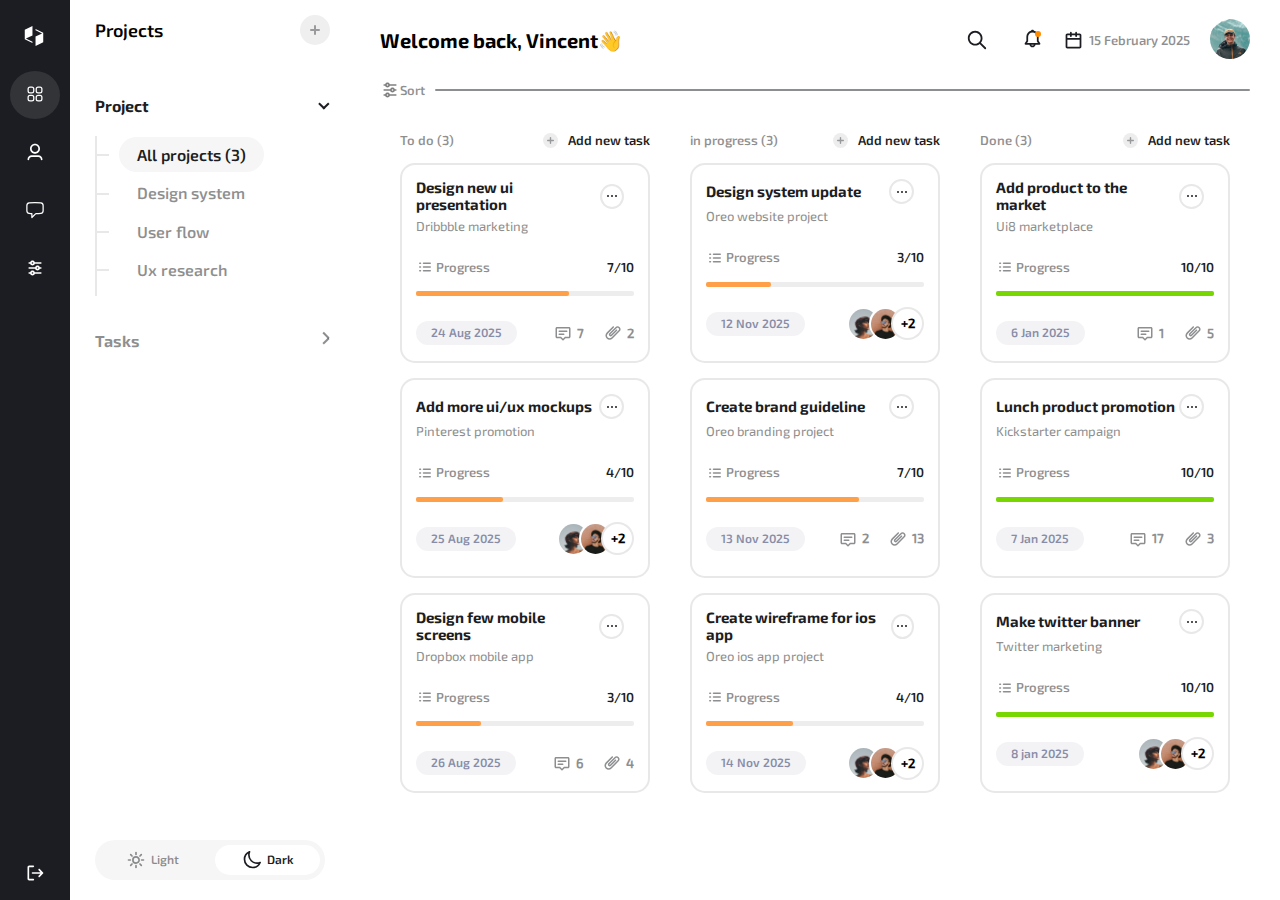
<file: index.html>
<!DOCTYPE html>
<html lang="en">

<head>
    <meta charset="UTF-8">
    <meta name="viewport" content="width=device-width, initial-scale=1.0">
    <title>ToDo-List</title>
    <link rel="icon" href="./images/svg_icon/logo.svg">
    <link rel="stylesheet" href="./styles/normalize.css">
    <link rel="stylesheet" href="./styles/gird.css">
    <link rel="stylesheet" href="./styles/fonts.css">
    <link rel="stylesheet" href="./styles/app.css">
    <link rel="stylesheet" href="./styles/responsive.css">
</head>

<body>
    <div class="container">
        <aside>
            <nav class="sidebar">
                <ul class="menu-list">
                    <div class="logo-svg">
                        <a href="#" class="menu-list__link">
                            <svg class="sidebar__icon" width="24" height="26" viewBox="0 0 24 26" fill="none">
                                <path d="M24 8.88887L14 4V5.46663L22.5 9.62219L14 13.7777V26L24 21.1111V8.88887Z"
                                    fill="white" />
                                <path d="M0 17.1111L10 22V20.5334L1.49996 16.3778L10 12.2223V0L0 4.88888V17.1111Z"
                                    fill="white" />
                            </svg>
                        </a>
                    </div>
                    <li class="menu-list__item menu-list__item--active" data-content-id="#panel-home">
                        <a href="#" class="menu-list__link">
                            <svg class="sidebar__icon" fill="none" viewBox="0 0 24 24" stroke-width="1.5" stroke="white"
                                class="size-6">
                                <path stroke-linecap="round" stroke-linejoin="round"
                                    d="M3.75 6A2.25 2.25 0 0 1 6 3.75h2.25A2.25 2.25 0 0 1 10.5 6v2.25a2.25 2.25 0 0 1-2.25 2.25H6a2.25 2.25 0 0 1-2.25-2.25V6ZM3.75 15.75A2.25 2.25 0 0 1 6 13.5h2.25a2.25 2.25 0 0 1 2.25 2.25V18a2.25 2.25 0 0 1-2.25 2.25H6A2.25 2.25 0 0 1 3.75 18v-2.25ZM13.5 6a2.25 2.25 0 0 1 2.25-2.25H18A2.25 2.25 0 0 1 20.25 6v2.25A2.25 2.25 0 0 1 18 10.5h-2.25a2.25 2.25 0 0 1-2.25-2.25V6ZM13.5 15.75a2.25 2.25 0 0 1 2.25-2.25H18a2.25 2.25 0 0 1 2.25 2.25V18A2.25 2.25 0 0 1 18 20.25h-2.25A2.25 2.25 0 0 1 13.5 18v-2.25Z" />
                            </svg>
                        </a>
                    </li>
                    <li class="menu-list__item" data-content-id="#panel-account">
                        <a href="#" class="menu-list__link">
                            <svg class="sidebar__icon" width="22" height="22" viewBox="0 0 22 22" fill="none">
                                <path
                                    d="M11 3.66671C8.97496 3.66671 7.33333 5.30833 7.33333 7.33337C7.33333 9.35842 8.97496 11 11 11C13.025 11 14.6667 9.35842 14.6667 7.33337C14.6667 5.30833 13.025 3.66671 11 3.66671ZM5.5 7.33337C5.5 4.29581 7.96243 1.83337 11 1.83337C14.0376 1.83337 16.5 4.29581 16.5 7.33337C16.5 10.3709 14.0376 12.8334 11 12.8334C7.96243 12.8334 5.5 10.3709 5.5 7.33337ZM7.33333 16.5C5.81455 16.5 4.58333 17.7313 4.58333 19.25C4.58333 19.7563 4.17293 20.1667 3.66667 20.1667C3.16041 20.1667 2.75 19.7563 2.75 19.25C2.75 16.7187 4.80203 14.6667 7.33333 14.6667H14.6667C17.198 14.6667 19.25 16.7187 19.25 19.25C19.25 19.7563 18.8396 20.1667 18.3333 20.1667C17.8271 20.1667 17.4167 19.7563 17.4167 19.25C17.4167 17.7313 16.1854 16.5 14.6667 16.5H7.33333Z"
                                    fill="white" />

                            </svg>
                        </a>
                    </li>
                    <li class="menu-list__item ">
                        <a href="#" class="menu-list__link">
                            <svg class="sidebar__icon" fill="none" viewBox="0 0 24 24" stroke-width="1.5" stroke="white"
                                class="size-6">
                                <path stroke-linecap="round" stroke-linejoin="round"
                                    d="M2.25 12.76c0 1.6 1.123 2.994 2.707 3.227 1.087.16 2.185.283 3.293.369V21l4.076-4.076a1.526 1.526 0 0 1 1.037-.443 48.282 48.282 0 0 0 5.68-.494c1.584-.233 2.707-1.626 2.707-3.228V6.741c0-1.602-1.123-2.995-2.707-3.228A48.394 48.394 0 0 0 12 3c-2.392 0-4.744.175-7.043.513C3.373 3.746 2.25 5.14 2.25 6.741v6.018Z" />
                            </svg>
                        </a>
                    </li>
                    <li class="menu-list__item">
                        <a href="#" class="menu-list__link">
                            <svg class="sidebar__icon" width="22" height="22" viewBox="0 0 22 22" fill="none">

                                <path
                                    d="M8.25 4.58333C7.74374 4.58333 7.33333 4.99374 7.33333 5.5C7.33333 6.00626 7.74374 6.41667 8.25 6.41667C8.75626 6.41667 9.16667 6.00626 9.16667 5.5C9.16667 4.99374 8.75626 4.58333 8.25 4.58333ZM5.65648 4.58333C6.034 3.51524 7.05263 2.75 8.25 2.75C9.44737 2.75 10.466 3.51524 10.8435 4.58333H17.4167C17.9229 4.58333 18.3333 4.99374 18.3333 5.5C18.3333 6.00626 17.9229 6.41667 17.4167 6.41667H10.8435C10.466 7.48476 9.44737 8.25 8.25 8.25C7.05263 8.25 6.034 7.48476 5.65648 6.41667H4.58333C4.07707 6.41667 3.66667 6.00626 3.66667 5.5C3.66667 4.99374 4.07707 4.58333 4.58333 4.58333H5.65648ZM13.75 10.0833C13.2437 10.0833 12.8333 10.4937 12.8333 11C12.8333 11.5063 13.2437 11.9167 13.75 11.9167C14.2563 11.9167 14.6667 11.5063 14.6667 11C14.6667 10.4937 14.2563 10.0833 13.75 10.0833ZM11.1565 10.0833C11.534 9.01524 12.5526 8.25 13.75 8.25C14.9474 8.25 15.966 9.01524 16.3435 10.0833H17.4167C17.9229 10.0833 18.3333 10.4937 18.3333 11C18.3333 11.5063 17.9229 11.9167 17.4167 11.9167H16.3435C15.966 12.9848 14.9474 13.75 13.75 13.75C12.5526 13.75 11.534 12.9848 11.1565 11.9167H4.58333C4.07707 11.9167 3.66667 11.5063 3.66667 11C3.66667 10.4937 4.07707 10.0833 4.58333 10.0833H11.1565ZM8.25 15.5833C7.74374 15.5833 7.33333 15.9937 7.33333 16.5C7.33333 17.0063 7.74374 17.4167 8.25 17.4167C8.75626 17.4167 9.16667 17.0063 9.16667 16.5C9.16667 15.9937 8.75626 15.5833 8.25 15.5833ZM5.65648 15.5833C6.034 14.5152 7.05263 13.75 8.25 13.75C9.44737 13.75 10.466 14.5152 10.8435 15.5833H17.4167C17.9229 15.5833 18.3333 15.9937 18.3333 16.5C18.3333 17.0063 17.9229 17.4167 17.4167 17.4167H10.8435C10.466 18.4848 9.44737 19.25 8.25 19.25C7.05263 19.25 6.034 18.4848 5.65648 17.4167H4.58333C4.07707 17.4167 3.66667 17.0063 3.66667 16.5C3.66667 15.9937 4.07707 15.5833 4.58333 15.5833H5.65648Z"
                                    fill="white" />

                            </svg>
                        </a>
                    </li>
                </ul>
                <div class="sidebar__wrapper">
                    <svg class="sidebar__icon" width="22" height="23" viewBox="0 0 22 22" fill="none"
                        xmlns="http://www.w3.org/2000/svg">

                        <path fill-rule="evenodd" clip-rule="evenodd"
                            d="M10.0833 18.3333C10.0833 17.8271 9.67293 17.4167 9.16667 17.4167H4.58333V4.58333H9.16667C9.67293 4.58333 10.0833 4.17293 10.0833 3.66667C10.0833 3.1604 9.67293 2.75 9.16667 2.75H4.58333C3.57081 2.75 2.75 3.57081 2.75 4.58333V17.4167C2.75 18.4292 3.57081 19.25 4.58333 19.25H9.16667C9.67293 19.25 10.0833 18.8396 10.0833 18.3333Z"
                            fill="white" />
                        <path
                            d="M19.9041 11.6422C19.9891 11.5557 20.0534 11.4565 20.0971 11.3509C20.1416 11.2436 20.1663 11.126 20.1667 11.0027L20.1667 11L20.1667 10.9973C20.166 10.7636 20.0765 10.5301 19.8982 10.3518L16.2315 6.68515C15.8735 6.32717 15.2931 6.32717 14.9352 6.68515C14.5772 7.04313 14.5772 7.62353 14.9352 7.98151L17.037 10.0833H8.25C7.74374 10.0833 7.33333 10.4937 7.33333 11C7.33333 11.5063 7.74374 11.9167 8.25 11.9167H17.037L14.9352 14.0185C14.5772 14.3765 14.5772 14.9569 14.9352 15.3148C15.2931 15.6728 15.8735 15.6728 16.2315 15.3148L19.8975 11.6488L19.9041 11.6422Z"
                            fill="white" />
                    </svg>
                </div>
            </nav>
            <section class="panel">
                <div class="panel__content content--show" id="panel-home"> 
                    <div class="panel__wrapper">
                        <div class="panel__head">
                            <h2 class="panel__title">Projects</h2>
                            <div class="panel__svg">
                                <svg width="10" height="10" viewBox="0 0 10 10" fill="none"
                                    xmlns="http://www.w3.org/2000/svg">
                                    <g opacity="0.4">
                                        <path d="M9 5L1 5" stroke="#1C1D22" stroke-width="2" stroke-linecap="round" />
                                        <path d="M5 9L5 1" stroke="#1C1D22" stroke-width="2" stroke-linecap="round" />
                                    </g>
                                </svg>
                            </div>
                        </div>
    
                        <div class="manage-list">
                            <div class="manage-list__wrapper manage-list--active">
                                <h3 class="manage-list__title">Project</h3>
                                <span class="chevron-right"></span>
                            </div>
                            <div class="manage-list__content manage-list__content--active">
                                <ul class="status-task">
                                    <li class="status-project__item"><span class="status-project__item--active">All projects (3)</span></li>
                                    <li class="status-project__item"><span class="">Design system</span></li>
                                    <li class="status-project__item"><span class="">User flow</span></li>
                                    <li class="status-project__item"><span class="">Ux research</span></li>
                                </ul>
                            </div>
                            <div class="manage-list__wrapper">
                                <h3 class="manage-list__title">Tasks</h3>
                                <span class="chevron-right"></span>
                            </div>
                            <div class="manage-list__content">
                                <ul class="status-task">
                                    <li class="status-task__item"><span class="status-task__item--active">All tasks (11)</span></li>
                                    <li class="status-task__item"><span class="">To do (4)</span></li>
                                    <li class="status-task__item"><span class="">In progress (4)</span></li>
                                    <li class="status-task__item"><span class="">Done (3)</span></li>
                                </ul>
                            </div>
                        </div>
                    </div>
                    <div class="panel-them">
                        <div class="panel-them__light panel-them__change">
                            <svg class="panel-them__icon--light" fill="none" width="20" height="20" viewBox="0 0 24 24" stroke-width="2" stroke="currentColor" class="size-6">
                                <path stroke-linecap="round" stroke-linejoin="round" d="M12 3v2.25m6.364.386-1.591 1.591M21 12h-2.25m-.386 6.364-1.591-1.591M12 18.75V21m-4.773-4.227-1.591 1.591M5.25 12H3m4.227-4.773L5.636 5.636M15.75 12a3.75 3.75 0 1 1-7.5 0 3.75 3.75 0 0 1 7.5 0Z" />
                              </svg>
                              
                            <h4 class="panel-them__title">Light</h4>
                        </div>
                        <div class="panel-them__dark panel-them__change panel-them--active">
                            <svg class="panel-them__icon--dark" width="20" height="20" fill="none" viewBox="0 0 24 24" stroke-width="2" stroke="currentColor" class="size-6">
                                <path stroke-linecap="round" stroke-linejoin="round" d="M21.752 15.002A9.72 9.72 0 0 1 18 15.75c-5.385 0-9.75-4.365-9.75-9.75 0-1.33.266-2.597.748-3.752A9.753 9.753 0 0 0 3 11.25C3 16.635 7.365 21 12.75 21a9.753 9.753 0 0 0 9.002-5.998Z" />
                              </svg>
                              
                            <h4 class="panel-them__title">Dark</h4>
                        </div>
                    </div>
                </div>
                <div class="panel__content" id="panel-account">
                    <form action="" class="form-panel-account">
                        <div class="panel-account">
                            <img src="./images/Profile.png"  class="panel-account__img">
                        </div>
                        <label class="labe__account" for="name">Name</label>
                        <input type="text" class="panel-account__input" id="name">
                        <label class="labe__account" for="lastname">LastName</label>
                        <input type="text" class="panel-account__input" id="lastname">
                        <label class="labe__account" for="username">Username</label>
                        <input type="text" class="panel-account__input" id="username">
                        <label class="labe__account" for="gmail">Gmail</label>
                        <input type="text" class="panel-account__input" id="gmail">
                        <button type="submit" class="panel-account__update">Update</button>
                    </form>
                </div>
            </section>
        </aside>


        <div class="wrapper wrapper--close">

            <header class="header">
                <div class="nav">
                    <h2 class="nav__title">
                        Welcome back, Vincent👋
                    </h2>

                    <div class="nav__items">

                        <div class="nav__item--profile">

                            <img class="profile__image" src="./images/Profile.png" alt="profile" width="78" height="52">

                        </div>

                        <div class="nav__item--date no-select">
                            <time class="date">15 February 2025</time>
                            <svg width="21" height="21" viewBox="0 0 22 22" fill="none"
                                xmlns="http://www.w3.org/2000/svg">
                                <path
                                    d="M8.25 1.83337C8.75626 1.83337 9.16667 2.24378 9.16667 2.75004V3.66671H12.8333V2.75004C12.8333 2.24378 13.2437 1.83337 13.75 1.83337C14.2563 1.83337 14.6667 2.24378 14.6667 2.75004V3.66671H17.4167C18.4292 3.66671 19.25 4.48752 19.25 5.50004V17.4167C19.25 18.4292 18.4292 19.25 17.4167 19.25H4.58333C3.57081 19.25 2.75 18.4292 2.75 17.4167V5.50004C2.75 4.48752 3.57081 3.66671 4.58333 3.66671H7.33333V2.75004C7.33333 2.24378 7.74374 1.83337 8.25 1.83337ZM7.33333 5.50004H4.58333V8.25004H17.4167V5.50004H14.6667V6.41671C14.6667 6.92297 14.2563 7.33337 13.75 7.33337C13.2437 7.33337 12.8333 6.92297 12.8333 6.41671V5.50004H9.16667V6.41671C9.16667 6.92297 8.75626 7.33337 8.25 7.33337C7.74374 7.33337 7.33333 6.92297 7.33333 6.41671V5.50004ZM17.4167 10.0834H4.58333V17.4167H17.4167V10.0834Z"
                                    fill="#1C1D22" />
                            </svg>

                        </div>

                        <div class="nav__item--notification no-select" onclick="toggleNotificationOptions()" >

                            <svg width="21" height="21" viewBox="0 0 22 22" fill="none"
                                xmlns="http://www.w3.org/2000/svg">
                                <path
                                    d="M9.30063 2.97748C9.57303 2.30652 10.2313 1.83337 11 1.83337C11.7687 1.83337 12.427 2.30652 12.6994 2.97748C15.4185 3.72236 17.4167 6.21119 17.4167 9.16671V13.4725L19.096 15.9916C19.2836 16.2729 19.3011 16.6345 19.1415 16.9326C18.982 17.2306 18.6714 17.4167 18.3333 17.4167H14.1758C13.9534 18.9715 12.6163 20.1667 11 20.1667C9.3837 20.1667 8.04656 18.9715 7.82416 17.4167H3.66667C3.32861 17.4167 3.01798 17.2306 2.85847 16.9326C2.69895 16.6345 2.71643 16.2729 2.90396 15.9916L4.58333 13.4725V9.16671C4.58333 6.21119 6.58151 3.72236 9.30063 2.97748ZM9.70324 17.4167C9.892 17.9508 10.4013 18.3334 11 18.3334C11.5987 18.3334 12.108 17.9508 12.2968 17.4167H9.70324ZM11 4.58337C8.4687 4.58337 6.41667 6.6354 6.41667 9.16671V13.75C6.41667 13.931 6.3631 14.1079 6.26271 14.2585L5.37948 15.5834H16.6205L15.7373 14.2585C15.6369 14.1079 15.5833 13.931 15.5833 13.75V9.16671C15.5833 6.6354 13.5313 4.58337 11 4.58337Z"
                                    fill="#1C1D22" />
                            </svg>

                            <div id="notification-options" class="notification-options">
                                
                                <div class="notification-option blue">
                                    <div class="notification-start-icon">
                                        <svg xmlns="http://www.w3.org/2000/svg" width="21" height="21" fill="none" viewBox="0 0 24 24" stroke-width="1.5" stroke="currentColor" class="size-6">
                                            <path stroke-linecap="round" stroke-linejoin="round" d="M2.25 12.76c0 1.6 1.123 2.994 2.707 3.227 1.087.16 2.185.283 3.293.369V21l4.076-4.076a1.526 1.526 0 0 1 1.037-.443 48.282 48.282 0 0 0 5.68-.494c1.584-.233 2.707-1.626 2.707-3.228V6.741c0-1.602-1.123-2.995-2.707-3.228A48.394 48.394 0 0 0 12 3c-2.392 0-4.744.175-7.043.513C3.373 3.746 2.25 5.14 2.25 6.741v6.018Z" />
                                        </svg>
                                          
                                    </div>
                                    <div class="notification-text">
                                        <div class="notification-title">
                                            John Doe
                                        </div>
                                        <div class="notification-description">
                                            Great, thanks a lot for the quick reply
                                        </div>
                                    </div>
                                    <div class="notification-end-icon">
                                        <svg xmlns="http://www.w3.org/2000/svg" fill="none" width="21" height="21" viewBox="0 0 24 24" stroke-width="1.5" stroke="currentColor" class="size-6">
                                            <path stroke-linecap="round" stroke-linejoin="round" d="M6 18 18 6M6 6l12 12" />
                                        </svg>                                          
                                    </div>
                                </div>

                                <div class="notification-option green">

                                    <div class="notification-start-icon">
                                        <svg xmlns="http://www.w3.org/2000/svg" width="21" height="21" fill="none" viewBox="0 0 24 24" stroke-width="2" stroke="currentColor" class="size-6">
                                            <path stroke-linecap="round" stroke-linejoin="round" d="m4.5 12.75 6 6 9-13.5" />
                                        </svg>
                                     
                                    </div>
                                    <div class="notification-text">
                                        <div class="notification-title">
                                            Changes saved
                                        </div>
                                        <div class="notification-description">
                                            Contract date changed successfully
                                        </div>
                                    </div>
                                    <div class="notification-end-icon">
                                        <svg xmlns="http://www.w3.org/2000/svg" fill="none" width="21" height="21" viewBox="0 0 24 24" stroke-width="1.5" stroke="currentColor" class="size-6">
                                            <path stroke-linecap="round" stroke-linejoin="round" d="M6 18 18 6M6 6l12 12" />
                                        </svg>                                          
                                    </div>
                                </div>

                                <div class="notification-option red">
                                    <div class="notification-start-icon">
                                        <svg xmlns="http://www.w3.org/2000/svg" width="21" height="21"  fill="none" viewBox="0 0 24 24" stroke-width="1.5" stroke="currentColor" class="size-6">
                                            <path stroke-linecap="round" stroke-linejoin="round" d="m14.74 9-.346 9m-4.788 0L9.26 9m9.968-3.21c.342.052.682.107 1.022.166m-1.022-.165L18.16 19.673a2.25 2.25 0 0 1-2.244 2.077H8.084a2.25 2.25 0 0 1-2.244-2.077L4.772 5.79m14.456 0a48.108 48.108 0 0 0-3.478-.397m-12 .562c.34-.059.68-.114 1.022-.165m0 0a48.11 48.11 0 0 1 3.478-.397m7.5 0v-.916c0-1.18-.91-2.164-2.09-2.201a51.964 51.964 0 0 0-3.32 0c-1.18.037-2.09 1.022-2.09 2.201v.916m7.5 0a48.667 48.667 0 0 0-7.5 0" />
                                        </svg>                                          
                                          
                                    </div>
                                    <div class="notification-text">
                                        <div class="notification-title">
                                            Task deleted
                                        </div>
                                        <div class="notification-description">
                                            Task deleted successfully
                                        </div>
                                    </div>
                                    <div class="notification-end-icon">
                                        <svg xmlns="http://www.w3.org/2000/svg" fill="none" width="21" height="21" viewBox="0 0 24 24" stroke-width="1.5" stroke="currentColor" class="size-6">
                                            <path stroke-linecap="round" stroke-linejoin="round" d="M6 18 18 6M6 6l12 12" />
                                        </svg>                                          
                                    </div>
                                </div>
                                
                            </div>

                        </div>

                        <form class="nav__item--search" action="">
                            <input type="search" placeholder="Search here ...">
                            <i class="input__logo">
                                <svg width="22" height="22" viewBox="0 0 22 22" fill="none" xmlns="http://www.w3.org/2000/svg">
                                    <path d="M9.16671 3.66671C6.12914 3.66671 3.66671 6.12914 3.66671 9.16671C3.66671 12.2043 6.12914 14.6667 9.16671 14.6667C12.2043 14.6667 14.6667 12.2043 14.6667 9.16671C14.6667 6.12914 12.2043 3.66671 9.16671 3.66671ZM1.83337 9.16671C1.83337 5.11662 5.11662 1.83337 9.16671 1.83337C13.2168 1.83337 16.5 5.11662 16.5 9.16671C16.5 10.8614 15.9252 12.4218 14.9599 13.6635L19.8982 18.6019C20.2562 18.9598 20.2562 19.5402 19.8982 19.8982C19.5402 20.2562 18.9598 20.2562 18.6019 19.8982L13.6635 14.9599C12.4218 15.9252 10.8614 16.5 9.16671 16.5C5.11662 16.5 1.83337 13.2168 1.83337 9.16671Z" fill="#1C1D22"/>
                                </svg>
                            </i>
                        </form>
                    </div>

                </div>
            </header>

            <main class="main">

                <div class="under-header">

                    <div class="sort no-select">

                        <div class="sort__wrapper" onclick="toggleSortOptions()" >

                            <p class="sort__text">Sort</p>

                            <svg class="sort__logo" width="20" height="20" viewBox="0 0 22 22" fill="none" xmlns="http://www.w3.org/2000/svg">
                            <g opacity="0.5">
                                <path
                                    d="M8.25 4.58333C7.74374 4.58333 7.33333 4.99374 7.33333 5.5C7.33333 6.00626 7.74374 6.41667 8.25 6.41667C8.75626 6.41667 9.16667 6.00626 9.16667 5.5C9.16667 4.99374 8.75626 4.58333 8.25 4.58333ZM5.65648 4.58333C6.034 3.51524 7.05263 2.75 8.25 2.75C9.44737 2.75 10.466 3.51524 10.8435 4.58333H17.4167C17.9229 4.58333 18.3333 4.99374 18.3333 5.5C18.3333 6.00626 17.9229 6.41667 17.4167 6.41667H10.8435C10.466 7.48476 9.44737 8.25 8.25 8.25C7.05263 8.25 6.034 7.48476 5.65648 6.41667H4.58333C4.07707 6.41667 3.66667 6.00626 3.66667 5.5C3.66667 4.99374 4.07707 4.58333 4.58333 4.58333H5.65648ZM13.75 10.0833C13.2437 10.0833 12.8333 10.4937 12.8333 11C12.8333 11.5063 13.2437 11.9167 13.75 11.9167C14.2563 11.9167 14.6667 11.5063 14.6667 11C14.6667 10.4937 14.2563 10.0833 13.75 10.0833ZM11.1565 10.0833C11.534 9.01524 12.5526 8.25 13.75 8.25C14.9474 8.25 15.966 9.01524 16.3435 10.0833H17.4167C17.9229 10.0833 18.3333 10.4937 18.3333 11C18.3333 11.5063 17.9229 11.9167 17.4167 11.9167H16.3435C15.966 12.9848 14.9474 13.75 13.75 13.75C12.5526 13.75 11.534 12.9848 11.1565 11.9167H4.58333C4.07707 11.9167 3.66667 11.5063 3.66667 11C3.66667 10.4937 4.07707 10.0833 4.58333 10.0833H11.1565ZM8.25 15.5833C7.74374 15.5833 7.33333 15.9937 7.33333 16.5C7.33333 17.0063 7.74374 17.4167 8.25 17.4167C8.75626 17.4167 9.16667 17.0063 9.16667 16.5C9.16667 15.9937 8.75626 15.5833 8.25 15.5833ZM5.65648 15.5833C6.034 14.5152 7.05263 13.75 8.25 13.75C9.44737 13.75 10.466 14.5152 10.8435 15.5833H17.4167C17.9229 15.5833 18.3333 15.9937 18.3333 16.5C18.3333 17.0063 17.9229 17.4167 17.4167 17.4167H10.8435C10.466 18.4848 9.44737 19.25 8.25 19.25C7.05263 19.25 6.034 18.4848 5.65648 17.4167H4.58333C4.07707 17.4167 3.66667 17.0063 3.66667 16.5C3.66667 15.9937 4.07707 15.5833 4.58333 15.5833H5.65648Z"
                                    fill="black" />
                            </g>
                        </svg>
                        

                        </div>

                        <div id="sort-options" class="sort-options">
                            <div class="sort-option" onclick="selectOption('Newest')">Newest</div>
                            <div class="sort-option" onclick="selectOption('Oldest')">Oldest</div>
                            <div class="sort-option" onclick="selectOption('Due Soon')">Due Soon</div>
                            <div class="sort-option" onclick="selectOption('High Priority')">High Priority</div>
                            <div class="sort-option" onclick="selectOption('A-Z')">A-Z</div>
                        </div>
                        

                    </div>

                    <div class="line">
                    </div>
                </div>

                <div class="content">




                    <div class="content__items">

                        <div class="items__head">
                            <p class="items__head--text">To do (3)</p>
                            <div class="add-task">
                                <p class="add-task__text">Add new task</p>

                                <div class="plus">
                                    <svg width="7" height="7" viewBox="0 0 10 10" fill="none"
                                        xmlns="http://www.w3.org/2000/svg">
                                        <g opacity="0.4">
                                            <path d="M9 5L1 5" stroke="#1C1D22" stroke-width="2"
                                                stroke-linecap="round" />
                                            <path d="M5 9L5 1" stroke="#1C1D22" stroke-width="2"
                                                stroke-linecap="round" />
                                        </g>
                                    </svg>
                                </div>

                            </div>
                        </div>

                        <div class="task">

                            <div class="task__title">
                                <h3>Design new ui presentation</h3>

                                <div class="task__title--icon no-select" onclick="toggleActions(1)">

                                    <svg width="10" height="2" viewBox="0 0 10 2" fill="none"
                                        xmlns="http://www.w3.org/2000/svg">
                                        <circle cx="9" cy="1" r="1" fill="#1C1D22" />
                                        <circle cx="5" cy="1" r="1" fill="#1C1D22" />
                                        <circle cx="1" cy="1" r="1" fill="#1C1D22" />
                                    </svg>

                                    <div id="task-options-1" class="task-options">
                                        <div class="task-option" >Delete</div>
                                        <div class="task-option" >Edit</div>
    
                                    </div>

                                </div>

                                

                            </div>

                            <div class="task__description">

                                Dribbble marketing

                            </div>

                            <div class="task__progres">

                                <div class="task__progres--icon">

                                    Progress

                                    <svg width="18" height="18" viewBox="0 0 16 16" fill="none"
                                        xmlns="http://www.w3.org/2000/svg">
                                        <g opacity="0.5">
                                            <path
                                                d="M2.66666 4.66667C2.66666 4.29848 2.96513 4 3.33332 4H3.99999C4.36818 4 4.66666 4.29848 4.66666 4.66667C4.66666 5.03486 4.36818 5.33333 3.99999 5.33333H3.33332C2.96513 5.33333 2.66666 5.03486 2.66666 4.66667ZM5.99999 4.66667C5.99999 4.29848 6.29847 4 6.66666 4H12.6667C13.0348 4 13.3333 4.29848 13.3333 4.66667C13.3333 5.03486 13.0348 5.33333 12.6667 5.33333H6.66666C6.29847 5.33333 5.99999 5.03486 5.99999 4.66667ZM2.66666 8C2.66666 7.63181 2.96513 7.33333 3.33332 7.33333H3.99999C4.36818 7.33333 4.66666 7.63181 4.66666 8C4.66666 8.36819 4.36818 8.66667 3.99999 8.66667H3.33332C2.96513 8.66667 2.66666 8.36819 2.66666 8ZM5.99999 8C5.99999 7.63181 6.29847 7.33333 6.66666 7.33333H12.6667C13.0348 7.33333 13.3333 7.63181 13.3333 8C13.3333 8.36819 13.0348 8.66667 12.6667 8.66667H6.66666C6.29847 8.66667 5.99999 8.36819 5.99999 8ZM2.66666 11.3333C2.66666 10.9651 2.96513 10.6667 3.33332 10.6667H3.99999C4.36818 10.6667 4.66666 10.9651 4.66666 11.3333C4.66666 11.7015 4.36818 12 3.99999 12H3.33332C2.96513 12 2.66666 11.7015 2.66666 11.3333ZM5.99999 11.3333C5.99999 10.9651 6.29847 10.6667 6.66666 10.6667H12.6667C13.0348 10.6667 13.3333 10.9651 13.3333 11.3333C13.3333 11.7015 13.0348 12 12.6667 12H6.66666C6.29847 12 5.99999 11.7015 5.99999 11.3333Z"
                                                fill="#1C1D22" />
                                        </g>
                                    </svg>

                                </div>

                                <div class="task__progres--count">
                                    7/10
                                </div>

                            </div>

                            <div class="progress-line__70">

                            </div>

                            <div class="task__footer">
                                <div class="task__footer--date">
                                    24 Aug 2025
                                </div>
                                <div class="task__footer--tools">
                                    <div class="task__footer--message">
                                        <p class="message-text">7</p>
                                        <svg width="18" height="18" viewBox="0 0 18 18" fill="none"
                                            xmlns="http://www.w3.org/2000/svg">
                                            <g opacity="0.5">
                                                <path
                                                    d="M1.5 4.5C1.5 3.67157 2.17157 3 3 3H15C15.8284 3 16.5 3.67157 16.5 4.5V12.75C16.5 13.5784 15.8284 14.25 15 14.25H11.5607L9.53033 16.2803C9.23744 16.5732 8.76256 16.5732 8.46967 16.2803L6.43934 14.25H3C2.17157 14.25 1.5 13.5784 1.5 12.75V4.5ZM15 4.5H3V12.75H6.75C6.94891 12.75 7.13968 12.829 7.28033 12.9697L9 14.6893L10.7197 12.9697C10.8603 12.829 11.0511 12.75 11.25 12.75H15V4.5ZM4.5 7.125C4.5 6.71079 4.83579 6.375 5.25 6.375H12.75C13.1642 6.375 13.5 6.71079 13.5 7.125C13.5 7.53921 13.1642 7.875 12.75 7.875H5.25C4.83579 7.875 4.5 7.53921 4.5 7.125ZM4.5 10.125C4.5 9.71079 4.83579 9.375 5.25 9.375H9.75C10.1642 9.375 10.5 9.71079 10.5 10.125C10.5 10.5392 10.1642 10.875 9.75 10.875H5.25C4.83579 10.875 4.5 10.5392 4.5 10.125Z"
                                                    fill="#1C1D22" />
                                            </g>
                                        </svg>
                                    </div>
                                    <div class="task__footer--attached">
                                        <p class="message-text">2</p>
                                        <svg width="18" height="18" viewBox="0 0 18 18" fill="none"
                                            xmlns="http://www.w3.org/2000/svg">
                                            <g opacity="0.5">
                                                <path
                                                    d="M14.5971 4.1818C14.0816 3.61948 13.1508 3.58483 12.5303 4.20533L6.45529 10.2803C6.29819 10.4374 6.29819 10.6376 6.45529 10.7947C6.6124 10.9518 6.81253 10.9518 6.96963 10.7947L11.9946 5.76967C12.2875 5.47678 12.7624 5.47678 13.0553 5.76967C13.3482 6.06257 13.3482 6.53744 13.0553 6.83033L8.03029 11.8553C7.2874 12.5982 6.13753 12.5982 5.39463 11.8553C4.65174 11.1124 4.65174 9.96257 5.39463 9.21967L11.4696 3.14467C12.6453 1.96903 14.5558 1.93077 15.6917 3.15616C16.8559 4.33247 16.8902 6.23368 15.6696 7.366L8.55529 14.4803C6.9124 16.1232 4.33753 16.1232 2.69463 14.4803C1.05174 12.8374 1.05174 10.2626 2.69463 8.61967L8.76963 2.54467C9.06252 2.25178 9.5374 2.25178 9.83029 2.54467C10.1232 2.83757 10.1232 3.31244 9.83029 3.60533L3.75529 9.68033C2.69819 10.7374 2.69819 12.3626 3.75529 13.4197C4.8124 14.4768 6.43753 14.4768 7.49463 13.4197L14.6196 6.29467C14.6273 6.28699 14.6352 6.27948 14.6432 6.27214C15.2055 5.75668 15.2401 4.82584 14.6196 4.20533C14.6119 4.19765 14.6044 4.18981 14.5971 4.1818Z"
                                                    fill="#1C1D22" />
                                            </g>
                                        </svg>
                                    </div>
                                </div>
                            </div>
                        </div>



                        <div class="task">

                            <div class="task__title">
                                <h3>Add more ui/ux mockups</h3>

                                <div class="task__title--icon no-select" onclick="toggleActions(2)">

                                    <svg width="10" height="2" viewBox="0 0 10 2" fill="none"
                                        xmlns="http://www.w3.org/2000/svg">
                                        <circle cx="9" cy="1" r="1" fill="#1C1D22" />
                                        <circle cx="5" cy="1" r="1" fill="#1C1D22" />
                                        <circle cx="1" cy="1" r="1" fill="#1C1D22" />
                                    </svg>

                                    <div id="task-options-2" class="task-options">
                                        <div class="task-option" >Delete</div>
                                        <div class="task-option" >Edit</div>
    
                                    </div>

                                </div>
                            </div>

                            <div class="task__description">

                                Pinterest promotion

                            </div>

                            <div class="task__progres">

                                <div class="task__progres--icon">

                                    Progress

                                    <svg width="18" height="18" viewBox="0 0 16 16" fill="none"
                                        xmlns="http://www.w3.org/2000/svg">
                                        <g opacity="0.5">
                                            <path
                                                d="M2.66666 4.66667C2.66666 4.29848 2.96513 4 3.33332 4H3.99999C4.36818 4 4.66666 4.29848 4.66666 4.66667C4.66666 5.03486 4.36818 5.33333 3.99999 5.33333H3.33332C2.96513 5.33333 2.66666 5.03486 2.66666 4.66667ZM5.99999 4.66667C5.99999 4.29848 6.29847 4 6.66666 4H12.6667C13.0348 4 13.3333 4.29848 13.3333 4.66667C13.3333 5.03486 13.0348 5.33333 12.6667 5.33333H6.66666C6.29847 5.33333 5.99999 5.03486 5.99999 4.66667ZM2.66666 8C2.66666 7.63181 2.96513 7.33333 3.33332 7.33333H3.99999C4.36818 7.33333 4.66666 7.63181 4.66666 8C4.66666 8.36819 4.36818 8.66667 3.99999 8.66667H3.33332C2.96513 8.66667 2.66666 8.36819 2.66666 8ZM5.99999 8C5.99999 7.63181 6.29847 7.33333 6.66666 7.33333H12.6667C13.0348 7.33333 13.3333 7.63181 13.3333 8C13.3333 8.36819 13.0348 8.66667 12.6667 8.66667H6.66666C6.29847 8.66667 5.99999 8.36819 5.99999 8ZM2.66666 11.3333C2.66666 10.9651 2.96513 10.6667 3.33332 10.6667H3.99999C4.36818 10.6667 4.66666 10.9651 4.66666 11.3333C4.66666 11.7015 4.36818 12 3.99999 12H3.33332C2.96513 12 2.66666 11.7015 2.66666 11.3333ZM5.99999 11.3333C5.99999 10.9651 6.29847 10.6667 6.66666 10.6667H12.6667C13.0348 10.6667 13.3333 10.9651 13.3333 11.3333C13.3333 11.7015 13.0348 12 12.6667 12H6.66666C6.29847 12 5.99999 11.7015 5.99999 11.3333Z"
                                                fill="#1C1D22" />
                                        </g>
                                    </svg>

                                </div>

                                <div class="task__progres--count">
                                    4/10
                                </div>

                            </div>

                            <div class="progress-line__40">

                            </div>

                            <div class="task__footer">
                                <div class="task__footer--date">
                                    25 Aug 2025
                                </div>
                                <div class="task__footer--tools">
                                    <div class="task__footer--wrapper">
                                        <div class="task__footer--icon task__footer--icon3" class="task__footer--icon">
                                            +2
                                        </div>
                                        <div class="task__footer--icon task__footer--icon2">
                                            <img class="task__footer--img" src="./images/profile2.png" alt="profile">
                                        </div>
                                        <div class="task__footer--icon task__footer--icon1">
                                            <img class="task__footer--img" src="./images/profile1.png" alt="profile">
                                        </div>

                                    </div>
                                </div>
                            </div>
                        </div>



                        <div class="task">

                            <div class="task__title">
                                <h3>Design few mobile screens</h3>

                                <div class="task__title--icon no-select" onclick="toggleActions(3)">

                                    <svg width="10" height="2" viewBox="0 0 10 2" fill="none"
                                        xmlns="http://www.w3.org/2000/svg">
                                        <circle cx="9" cy="1" r="1" fill="#1C1D22" />
                                        <circle cx="5" cy="1" r="1" fill="#1C1D22" />
                                        <circle cx="1" cy="1" r="1" fill="#1C1D22" />
                                    </svg>

                                    <div id="task-options-3" class="task-options">
                                        <div class="task-option" >Delete</div>
                                        <div class="task-option" >Edit</div>
    
                                    </div>

                                </div>
                            </div>

                            <div class="task__description">

                                Dropbox mobile app

                            </div>

                            <div class="task__progres">

                                <div class="task__progres--icon">

                                    Progress

                                    <svg width="18" height="18" viewBox="0 0 16 16" fill="none"
                                        xmlns="http://www.w3.org/2000/svg">
                                        <g opacity="0.5">
                                            <path
                                                d="M2.66666 4.66667C2.66666 4.29848 2.96513 4 3.33332 4H3.99999C4.36818 4 4.66666 4.29848 4.66666 4.66667C4.66666 5.03486 4.36818 5.33333 3.99999 5.33333H3.33332C2.96513 5.33333 2.66666 5.03486 2.66666 4.66667ZM5.99999 4.66667C5.99999 4.29848 6.29847 4 6.66666 4H12.6667C13.0348 4 13.3333 4.29848 13.3333 4.66667C13.3333 5.03486 13.0348 5.33333 12.6667 5.33333H6.66666C6.29847 5.33333 5.99999 5.03486 5.99999 4.66667ZM2.66666 8C2.66666 7.63181 2.96513 7.33333 3.33332 7.33333H3.99999C4.36818 7.33333 4.66666 7.63181 4.66666 8C4.66666 8.36819 4.36818 8.66667 3.99999 8.66667H3.33332C2.96513 8.66667 2.66666 8.36819 2.66666 8ZM5.99999 8C5.99999 7.63181 6.29847 7.33333 6.66666 7.33333H12.6667C13.0348 7.33333 13.3333 7.63181 13.3333 8C13.3333 8.36819 13.0348 8.66667 12.6667 8.66667H6.66666C6.29847 8.66667 5.99999 8.36819 5.99999 8ZM2.66666 11.3333C2.66666 10.9651 2.96513 10.6667 3.33332 10.6667H3.99999C4.36818 10.6667 4.66666 10.9651 4.66666 11.3333C4.66666 11.7015 4.36818 12 3.99999 12H3.33332C2.96513 12 2.66666 11.7015 2.66666 11.3333ZM5.99999 11.3333C5.99999 10.9651 6.29847 10.6667 6.66666 10.6667H12.6667C13.0348 10.6667 13.3333 10.9651 13.3333 11.3333C13.3333 11.7015 13.0348 12 12.6667 12H6.66666C6.29847 12 5.99999 11.7015 5.99999 11.3333Z"
                                                fill="#1C1D22" />
                                        </g>
                                    </svg>

                                </div>

                                <div class="task__progres--count">
                                    3/10
                                </div>

                            </div>

                            <div class="progress-line__30">

                            </div>

                            <div class="task__footer">
                                <div class="task__footer--date">
                                    26 Aug 2025
                                </div>
                                <div class="task__footer--tools">
                                    <div class="task__footer--message">
                                        <p class="message-text">6</p>
                                        <svg width="18" height="18" viewBox="0 0 18 18" fill="none"
                                            xmlns="http://www.w3.org/2000/svg">
                                            <g opacity="0.5">
                                                <path
                                                    d="M1.5 4.5C1.5 3.67157 2.17157 3 3 3H15C15.8284 3 16.5 3.67157 16.5 4.5V12.75C16.5 13.5784 15.8284 14.25 15 14.25H11.5607L9.53033 16.2803C9.23744 16.5732 8.76256 16.5732 8.46967 16.2803L6.43934 14.25H3C2.17157 14.25 1.5 13.5784 1.5 12.75V4.5ZM15 4.5H3V12.75H6.75C6.94891 12.75 7.13968 12.829 7.28033 12.9697L9 14.6893L10.7197 12.9697C10.8603 12.829 11.0511 12.75 11.25 12.75H15V4.5ZM4.5 7.125C4.5 6.71079 4.83579 6.375 5.25 6.375H12.75C13.1642 6.375 13.5 6.71079 13.5 7.125C13.5 7.53921 13.1642 7.875 12.75 7.875H5.25C4.83579 7.875 4.5 7.53921 4.5 7.125ZM4.5 10.125C4.5 9.71079 4.83579 9.375 5.25 9.375H9.75C10.1642 9.375 10.5 9.71079 10.5 10.125C10.5 10.5392 10.1642 10.875 9.75 10.875H5.25C4.83579 10.875 4.5 10.5392 4.5 10.125Z"
                                                    fill="#1C1D22" />
                                            </g>
                                        </svg>
                                    </div>
                                    <div class="task__footer--attached">
                                        <p class="message-text">4</p>
                                        <svg width="18" height="18" viewBox="0 0 18 18" fill="none"
                                            xmlns="http://www.w3.org/2000/svg">
                                            <g opacity="0.5">
                                                <path
                                                    d="M14.5971 4.1818C14.0816 3.61948 13.1508 3.58483 12.5303 4.20533L6.45529 10.2803C6.29819 10.4374 6.29819 10.6376 6.45529 10.7947C6.6124 10.9518 6.81253 10.9518 6.96963 10.7947L11.9946 5.76967C12.2875 5.47678 12.7624 5.47678 13.0553 5.76967C13.3482 6.06257 13.3482 6.53744 13.0553 6.83033L8.03029 11.8553C7.2874 12.5982 6.13753 12.5982 5.39463 11.8553C4.65174 11.1124 4.65174 9.96257 5.39463 9.21967L11.4696 3.14467C12.6453 1.96903 14.5558 1.93077 15.6917 3.15616C16.8559 4.33247 16.8902 6.23368 15.6696 7.366L8.55529 14.4803C6.9124 16.1232 4.33753 16.1232 2.69463 14.4803C1.05174 12.8374 1.05174 10.2626 2.69463 8.61967L8.76963 2.54467C9.06252 2.25178 9.5374 2.25178 9.83029 2.54467C10.1232 2.83757 10.1232 3.31244 9.83029 3.60533L3.75529 9.68033C2.69819 10.7374 2.69819 12.3626 3.75529 13.4197C4.8124 14.4768 6.43753 14.4768 7.49463 13.4197L14.6196 6.29467C14.6273 6.28699 14.6352 6.27948 14.6432 6.27214C15.2055 5.75668 15.2401 4.82584 14.6196 4.20533C14.6119 4.19765 14.6044 4.18981 14.5971 4.1818Z"
                                                    fill="#1C1D22" />
                                            </g>
                                        </svg>
                                    </div>
                                </div>
                            </div>
                        </div>





                    </div>



                    <div class="content__items">

                        <div class="items__head">
                            <p class="items__head--text">in progress (3)</p>
                            <div class="add-task">
                                <p class="add-task__text">Add new task</p>

                                <div class="plus">
                                    <svg width="7" height="7" viewBox="0 0 10 10" fill="none"
                                        xmlns="http://www.w3.org/2000/svg">
                                        <g opacity="0.4">
                                            <path d="M9 5L1 5" stroke="#1C1D22" stroke-width="2"
                                                stroke-linecap="round" />
                                            <path d="M5 9L5 1" stroke="#1C1D22" stroke-width="2"
                                                stroke-linecap="round" />
                                        </g>
                                    </svg>
                                </div>

                            </div>
                        </div>

                        <div class="task">

                            <div class="task__title">
                                <h3>Design system update</h3>

                                <div class="task__title--icon no-select" onclick="toggleActions(4)">

                                    <svg width="10" height="2" viewBox="0 0 10 2" fill="none"
                                        xmlns="http://www.w3.org/2000/svg">
                                        <circle cx="9" cy="1" r="1" fill="#1C1D22" />
                                        <circle cx="5" cy="1" r="1" fill="#1C1D22" />
                                        <circle cx="1" cy="1" r="1" fill="#1C1D22" />
                                    </svg>

                                    <div id="task-options-4" class="task-options">
                                        <div class="task-option" >Delete</div>
                                        <div class="task-option" >Edit</div>
    
                                    </div>

                                </div>
                            </div>

                            <div class="task__description">

                                Oreo website project

                            </div>

                            <div class="task__progres">

                                <div class="task__progres--icon">

                                    Progress

                                    <svg width="18" height="18" viewBox="0 0 16 16" fill="none"
                                        xmlns="http://www.w3.org/2000/svg">
                                        <g opacity="0.5">
                                            <path
                                                d="M2.66666 4.66667C2.66666 4.29848 2.96513 4 3.33332 4H3.99999C4.36818 4 4.66666 4.29848 4.66666 4.66667C4.66666 5.03486 4.36818 5.33333 3.99999 5.33333H3.33332C2.96513 5.33333 2.66666 5.03486 2.66666 4.66667ZM5.99999 4.66667C5.99999 4.29848 6.29847 4 6.66666 4H12.6667C13.0348 4 13.3333 4.29848 13.3333 4.66667C13.3333 5.03486 13.0348 5.33333 12.6667 5.33333H6.66666C6.29847 5.33333 5.99999 5.03486 5.99999 4.66667ZM2.66666 8C2.66666 7.63181 2.96513 7.33333 3.33332 7.33333H3.99999C4.36818 7.33333 4.66666 7.63181 4.66666 8C4.66666 8.36819 4.36818 8.66667 3.99999 8.66667H3.33332C2.96513 8.66667 2.66666 8.36819 2.66666 8ZM5.99999 8C5.99999 7.63181 6.29847 7.33333 6.66666 7.33333H12.6667C13.0348 7.33333 13.3333 7.63181 13.3333 8C13.3333 8.36819 13.0348 8.66667 12.6667 8.66667H6.66666C6.29847 8.66667 5.99999 8.36819 5.99999 8ZM2.66666 11.3333C2.66666 10.9651 2.96513 10.6667 3.33332 10.6667H3.99999C4.36818 10.6667 4.66666 10.9651 4.66666 11.3333C4.66666 11.7015 4.36818 12 3.99999 12H3.33332C2.96513 12 2.66666 11.7015 2.66666 11.3333ZM5.99999 11.3333C5.99999 10.9651 6.29847 10.6667 6.66666 10.6667H12.6667C13.0348 10.6667 13.3333 10.9651 13.3333 11.3333C13.3333 11.7015 13.0348 12 12.6667 12H6.66666C6.29847 12 5.99999 11.7015 5.99999 11.3333Z"
                                                fill="#1C1D22" />
                                        </g>
                                    </svg>

                                </div>

                                <div class="task__progres--count">
                                    3/10
                                </div>

                            </div>

                            <div class="progress-line__30">

                            </div>

                            <div class="task__footer">
                                <div class="task__footer--date">
                                    12 Nov 2025
                                </div>
                                <div class="task__footer--tools">
                                    <div class="task__footer--wrapper">
                                        <div class="task__footer--icon task__footer--icon3" class="task__footer--icon">
                                            +2
                                        </div>
                                        <div class="task__footer--icon task__footer--icon2">
                                            <img class="task__footer--img" src="./images/profile2.png" alt="profile">
                                        </div>
                                        <div class="task__footer--icon task__footer--icon1">
                                            <img class="task__footer--img" src="./images/profile1.png" alt="profile">
                                        </div>

                                    </div>
                                </div>
                            </div>
                        </div>



                        <div class="task">

                            <div class="task__title">
                                <h3>Create brand guideline</h3>

                                <div class="task__title--icon no-select" onclick="toggleActions(5)">

                                    <svg width="10" height="2" viewBox="0 0 10 2" fill="none"
                                        xmlns="http://www.w3.org/2000/svg">
                                        <circle cx="9" cy="1" r="1" fill="#1C1D22" />
                                        <circle cx="5" cy="1" r="1" fill="#1C1D22" />
                                        <circle cx="1" cy="1" r="1" fill="#1C1D22" />
                                    </svg>

                                    <div id="task-options-5" class="task-options">
                                        <div class="task-option" >Delete</div>
                                        <div class="task-option" >Edit</div>
    
                                    </div>

                                </div>
                            </div>

                            <div class="task__description">

                                Oreo branding project

                            </div>

                            <div class="task__progres">

                                <div class="task__progres--icon">

                                    Progress

                                    <svg width="18" height="18" viewBox="0 0 16 16" fill="none"
                                        xmlns="http://www.w3.org/2000/svg">
                                        <g opacity="0.5">
                                            <path
                                                d="M2.66666 4.66667C2.66666 4.29848 2.96513 4 3.33332 4H3.99999C4.36818 4 4.66666 4.29848 4.66666 4.66667C4.66666 5.03486 4.36818 5.33333 3.99999 5.33333H3.33332C2.96513 5.33333 2.66666 5.03486 2.66666 4.66667ZM5.99999 4.66667C5.99999 4.29848 6.29847 4 6.66666 4H12.6667C13.0348 4 13.3333 4.29848 13.3333 4.66667C13.3333 5.03486 13.0348 5.33333 12.6667 5.33333H6.66666C6.29847 5.33333 5.99999 5.03486 5.99999 4.66667ZM2.66666 8C2.66666 7.63181 2.96513 7.33333 3.33332 7.33333H3.99999C4.36818 7.33333 4.66666 7.63181 4.66666 8C4.66666 8.36819 4.36818 8.66667 3.99999 8.66667H3.33332C2.96513 8.66667 2.66666 8.36819 2.66666 8ZM5.99999 8C5.99999 7.63181 6.29847 7.33333 6.66666 7.33333H12.6667C13.0348 7.33333 13.3333 7.63181 13.3333 8C13.3333 8.36819 13.0348 8.66667 12.6667 8.66667H6.66666C6.29847 8.66667 5.99999 8.36819 5.99999 8ZM2.66666 11.3333C2.66666 10.9651 2.96513 10.6667 3.33332 10.6667H3.99999C4.36818 10.6667 4.66666 10.9651 4.66666 11.3333C4.66666 11.7015 4.36818 12 3.99999 12H3.33332C2.96513 12 2.66666 11.7015 2.66666 11.3333ZM5.99999 11.3333C5.99999 10.9651 6.29847 10.6667 6.66666 10.6667H12.6667C13.0348 10.6667 13.3333 10.9651 13.3333 11.3333C13.3333 11.7015 13.0348 12 12.6667 12H6.66666C6.29847 12 5.99999 11.7015 5.99999 11.3333Z"
                                                fill="#1C1D22" />
                                        </g>
                                    </svg>

                                </div>

                                <div class="task__progres--count">
                                    7/10
                                </div>

                            </div>

                            <div class="progress-line__70">

                            </div>

                            <div class="task__footer">
                                <div class="task__footer--date">
                                    13 Nov 2025
                                </div>
                                <div class="task__footer--tools">
                                    <div class="task__footer--message">
                                        <p class="message-text">2</p>
                                        <svg width="18" height="18" viewBox="0 0 18 18" fill="none"
                                            xmlns="http://www.w3.org/2000/svg">
                                            <g opacity="0.5">
                                                <path
                                                    d="M1.5 4.5C1.5 3.67157 2.17157 3 3 3H15C15.8284 3 16.5 3.67157 16.5 4.5V12.75C16.5 13.5784 15.8284 14.25 15 14.25H11.5607L9.53033 16.2803C9.23744 16.5732 8.76256 16.5732 8.46967 16.2803L6.43934 14.25H3C2.17157 14.25 1.5 13.5784 1.5 12.75V4.5ZM15 4.5H3V12.75H6.75C6.94891 12.75 7.13968 12.829 7.28033 12.9697L9 14.6893L10.7197 12.9697C10.8603 12.829 11.0511 12.75 11.25 12.75H15V4.5ZM4.5 7.125C4.5 6.71079 4.83579 6.375 5.25 6.375H12.75C13.1642 6.375 13.5 6.71079 13.5 7.125C13.5 7.53921 13.1642 7.875 12.75 7.875H5.25C4.83579 7.875 4.5 7.53921 4.5 7.125ZM4.5 10.125C4.5 9.71079 4.83579 9.375 5.25 9.375H9.75C10.1642 9.375 10.5 9.71079 10.5 10.125C10.5 10.5392 10.1642 10.875 9.75 10.875H5.25C4.83579 10.875 4.5 10.5392 4.5 10.125Z"
                                                    fill="#1C1D22" />
                                            </g>
                                        </svg>
                                    </div>
                                    <div class="task__footer--attached">
                                        <p class="message-text">13</p>
                                        <svg width="18" height="18" viewBox="0 0 18 18" fill="none"
                                            xmlns="http://www.w3.org/2000/svg">
                                            <g opacity="0.5">
                                                <path
                                                    d="M14.5971 4.1818C14.0816 3.61948 13.1508 3.58483 12.5303 4.20533L6.45529 10.2803C6.29819 10.4374 6.29819 10.6376 6.45529 10.7947C6.6124 10.9518 6.81253 10.9518 6.96963 10.7947L11.9946 5.76967C12.2875 5.47678 12.7624 5.47678 13.0553 5.76967C13.3482 6.06257 13.3482 6.53744 13.0553 6.83033L8.03029 11.8553C7.2874 12.5982 6.13753 12.5982 5.39463 11.8553C4.65174 11.1124 4.65174 9.96257 5.39463 9.21967L11.4696 3.14467C12.6453 1.96903 14.5558 1.93077 15.6917 3.15616C16.8559 4.33247 16.8902 6.23368 15.6696 7.366L8.55529 14.4803C6.9124 16.1232 4.33753 16.1232 2.69463 14.4803C1.05174 12.8374 1.05174 10.2626 2.69463 8.61967L8.76963 2.54467C9.06252 2.25178 9.5374 2.25178 9.83029 2.54467C10.1232 2.83757 10.1232 3.31244 9.83029 3.60533L3.75529 9.68033C2.69819 10.7374 2.69819 12.3626 3.75529 13.4197C4.8124 14.4768 6.43753 14.4768 7.49463 13.4197L14.6196 6.29467C14.6273 6.28699 14.6352 6.27948 14.6432 6.27214C15.2055 5.75668 15.2401 4.82584 14.6196 4.20533C14.6119 4.19765 14.6044 4.18981 14.5971 4.1818Z"
                                                    fill="#1C1D22" />
                                            </g>
                                        </svg>
                                    </div>
                                </div>
                            </div>
                        </div>



                        <div class="task">

                            <div class="task__title">
                                <h3>Create wireframe for ios app</h3>

                                <div class="task__title--icon no-select" onclick="toggleActions(6)">

                                    <svg width="10" height="2" viewBox="0 0 10 2" fill="none"
                                        xmlns="http://www.w3.org/2000/svg">
                                        <circle cx="9" cy="1" r="1" fill="#1C1D22" />
                                        <circle cx="5" cy="1" r="1" fill="#1C1D22" />
                                        <circle cx="1" cy="1" r="1" fill="#1C1D22" />
                                    </svg>

                                    <div id="task-options-6" class="task-options">
                                        <div class="task-option" >Delete</div>
                                        <div class="task-option" >Edit</div>
    
                                    </div>

                                </div>
                            </div>

                            <div class="task__description">

                                Oreo ios app project

                            </div>

                            <div class="task__progres">

                                <div class="task__progres--icon">

                                    Progress

                                    <svg width="18" height="18" viewBox="0 0 16 16" fill="none"
                                        xmlns="http://www.w3.org/2000/svg">
                                        <g opacity="0.5">
                                            <path
                                                d="M2.66666 4.66667C2.66666 4.29848 2.96513 4 3.33332 4H3.99999C4.36818 4 4.66666 4.29848 4.66666 4.66667C4.66666 5.03486 4.36818 5.33333 3.99999 5.33333H3.33332C2.96513 5.33333 2.66666 5.03486 2.66666 4.66667ZM5.99999 4.66667C5.99999 4.29848 6.29847 4 6.66666 4H12.6667C13.0348 4 13.3333 4.29848 13.3333 4.66667C13.3333 5.03486 13.0348 5.33333 12.6667 5.33333H6.66666C6.29847 5.33333 5.99999 5.03486 5.99999 4.66667ZM2.66666 8C2.66666 7.63181 2.96513 7.33333 3.33332 7.33333H3.99999C4.36818 7.33333 4.66666 7.63181 4.66666 8C4.66666 8.36819 4.36818 8.66667 3.99999 8.66667H3.33332C2.96513 8.66667 2.66666 8.36819 2.66666 8ZM5.99999 8C5.99999 7.63181 6.29847 7.33333 6.66666 7.33333H12.6667C13.0348 7.33333 13.3333 7.63181 13.3333 8C13.3333 8.36819 13.0348 8.66667 12.6667 8.66667H6.66666C6.29847 8.66667 5.99999 8.36819 5.99999 8ZM2.66666 11.3333C2.66666 10.9651 2.96513 10.6667 3.33332 10.6667H3.99999C4.36818 10.6667 4.66666 10.9651 4.66666 11.3333C4.66666 11.7015 4.36818 12 3.99999 12H3.33332C2.96513 12 2.66666 11.7015 2.66666 11.3333ZM5.99999 11.3333C5.99999 10.9651 6.29847 10.6667 6.66666 10.6667H12.6667C13.0348 10.6667 13.3333 10.9651 13.3333 11.3333C13.3333 11.7015 13.0348 12 12.6667 12H6.66666C6.29847 12 5.99999 11.7015 5.99999 11.3333Z"
                                                fill="#1C1D22" />
                                        </g>
                                    </svg>

                                </div>

                                <div class="task__progres--count">
                                    4/10
                                </div>

                            </div>

                            <div class="progress-line__40">

                            </div>

                            <div class="task__footer">
                                <div class="task__footer--date">
                                    14 Nov 2025
                                </div>
                                <div class="task__footer--tools">
                                    <div class="task__footer--wrapper">
                                        <div class="task__footer--icon task__footer--icon3" class="task__footer--icon">
                                            +2
                                        </div>
                                        <div class="task__footer--icon task__footer--icon2">
                                            <img class="task__footer--img" src="./images/profile2.png" alt="profile">
                                        </div>
                                        <div class="task__footer--icon task__footer--icon1">
                                            <img class="task__footer--img" src="./images/profile1.png" alt="profile">
                                        </div>

                                    </div>
                                </div>
                            </div>
                        </div>





                    </div>




                    <div class="content__items">

                        <div class="items__head">
                            <p class="items__head--text">Done (3)</p>
                            <div class="add-task">
                                <p class="add-task__text">Add new task</p>

                                <div class="plus">
                                    <svg width="7" height="7" viewBox="0 0 10 10" fill="none"
                                        xmlns="http://www.w3.org/2000/svg">
                                        <g opacity="0.4">
                                            <path d="M9 5L1 5" stroke="#1C1D22" stroke-width="2"
                                                stroke-linecap="round" />
                                            <path d="M5 9L5 1" stroke="#1C1D22" stroke-width="2"
                                                stroke-linecap="round" />
                                        </g>
                                    </svg>
                                </div>

                            </div>
                        </div>

                        <div class="task">

                            <div class="task__title">
                                <h3>Add product to the market</h3>

                                <div class="task__title--icon no-select" onclick="toggleActions(7)">

                                    <svg width="10" height="2" viewBox="0 0 10 2" fill="none"
                                        xmlns="http://www.w3.org/2000/svg">
                                        <circle cx="9" cy="1" r="1" fill="#1C1D22" />
                                        <circle cx="5" cy="1" r="1" fill="#1C1D22" />
                                        <circle cx="1" cy="1" r="1" fill="#1C1D22" />
                                    </svg>

                                    <div id="task-options-7" class="task-options">
                                        <div class="task-option" >Delete</div>
                                        <div class="task-option" >Edit</div>
    
                                    </div>

                                </div>
                            </div>

                            <div class="task__description">

                                Ui8 marketplace

                            </div>

                            <div class="task__progres">

                                <div class="task__progres--icon">

                                    Progress

                                    <svg width="18" height="18" viewBox="0 0 16 16" fill="none"
                                        xmlns="http://www.w3.org/2000/svg">
                                        <g opacity="0.5">
                                            <path
                                                d="M2.66666 4.66667C2.66666 4.29848 2.96513 4 3.33332 4H3.99999C4.36818 4 4.66666 4.29848 4.66666 4.66667C4.66666 5.03486 4.36818 5.33333 3.99999 5.33333H3.33332C2.96513 5.33333 2.66666 5.03486 2.66666 4.66667ZM5.99999 4.66667C5.99999 4.29848 6.29847 4 6.66666 4H12.6667C13.0348 4 13.3333 4.29848 13.3333 4.66667C13.3333 5.03486 13.0348 5.33333 12.6667 5.33333H6.66666C6.29847 5.33333 5.99999 5.03486 5.99999 4.66667ZM2.66666 8C2.66666 7.63181 2.96513 7.33333 3.33332 7.33333H3.99999C4.36818 7.33333 4.66666 7.63181 4.66666 8C4.66666 8.36819 4.36818 8.66667 3.99999 8.66667H3.33332C2.96513 8.66667 2.66666 8.36819 2.66666 8ZM5.99999 8C5.99999 7.63181 6.29847 7.33333 6.66666 7.33333H12.6667C13.0348 7.33333 13.3333 7.63181 13.3333 8C13.3333 8.36819 13.0348 8.66667 12.6667 8.66667H6.66666C6.29847 8.66667 5.99999 8.36819 5.99999 8ZM2.66666 11.3333C2.66666 10.9651 2.96513 10.6667 3.33332 10.6667H3.99999C4.36818 10.6667 4.66666 10.9651 4.66666 11.3333C4.66666 11.7015 4.36818 12 3.99999 12H3.33332C2.96513 12 2.66666 11.7015 2.66666 11.3333ZM5.99999 11.3333C5.99999 10.9651 6.29847 10.6667 6.66666 10.6667H12.6667C13.0348 10.6667 13.3333 10.9651 13.3333 11.3333C13.3333 11.7015 13.0348 12 12.6667 12H6.66666C6.29847 12 5.99999 11.7015 5.99999 11.3333Z"
                                                fill="#1C1D22" />
                                        </g>
                                    </svg>

                                </div>

                                <div class="task__progres--count">
                                    10/10
                                </div>

                            </div>

                            <div class="progress-line__100">

                            </div>

                            <div class="task__footer">
                                <div class="task__footer--date">
                                    6 Jan 2025
                                </div>
                                <div class="task__footer--tools">
                                    <div class="task__footer--message">
                                        <p class="message-text">1</p>
                                        <svg width="18" height="18" viewBox="0 0 18 18" fill="none"
                                            xmlns="http://www.w3.org/2000/svg">
                                            <g opacity="0.5">
                                                <path
                                                    d="M1.5 4.5C1.5 3.67157 2.17157 3 3 3H15C15.8284 3 16.5 3.67157 16.5 4.5V12.75C16.5 13.5784 15.8284 14.25 15 14.25H11.5607L9.53033 16.2803C9.23744 16.5732 8.76256 16.5732 8.46967 16.2803L6.43934 14.25H3C2.17157 14.25 1.5 13.5784 1.5 12.75V4.5ZM15 4.5H3V12.75H6.75C6.94891 12.75 7.13968 12.829 7.28033 12.9697L9 14.6893L10.7197 12.9697C10.8603 12.829 11.0511 12.75 11.25 12.75H15V4.5ZM4.5 7.125C4.5 6.71079 4.83579 6.375 5.25 6.375H12.75C13.1642 6.375 13.5 6.71079 13.5 7.125C13.5 7.53921 13.1642 7.875 12.75 7.875H5.25C4.83579 7.875 4.5 7.53921 4.5 7.125ZM4.5 10.125C4.5 9.71079 4.83579 9.375 5.25 9.375H9.75C10.1642 9.375 10.5 9.71079 10.5 10.125C10.5 10.5392 10.1642 10.875 9.75 10.875H5.25C4.83579 10.875 4.5 10.5392 4.5 10.125Z"
                                                    fill="#1C1D22" />
                                            </g>
                                        </svg>
                                    </div>
                                    <div class="task__footer--attached">
                                        <p class="message-text">5</p>
                                        <svg width="18" height="18" viewBox="0 0 18 18" fill="none"
                                            xmlns="http://www.w3.org/2000/svg">
                                            <g opacity="0.5">
                                                <path
                                                    d="M14.5971 4.1818C14.0816 3.61948 13.1508 3.58483 12.5303 4.20533L6.45529 10.2803C6.29819 10.4374 6.29819 10.6376 6.45529 10.7947C6.6124 10.9518 6.81253 10.9518 6.96963 10.7947L11.9946 5.76967C12.2875 5.47678 12.7624 5.47678 13.0553 5.76967C13.3482 6.06257 13.3482 6.53744 13.0553 6.83033L8.03029 11.8553C7.2874 12.5982 6.13753 12.5982 5.39463 11.8553C4.65174 11.1124 4.65174 9.96257 5.39463 9.21967L11.4696 3.14467C12.6453 1.96903 14.5558 1.93077 15.6917 3.15616C16.8559 4.33247 16.8902 6.23368 15.6696 7.366L8.55529 14.4803C6.9124 16.1232 4.33753 16.1232 2.69463 14.4803C1.05174 12.8374 1.05174 10.2626 2.69463 8.61967L8.76963 2.54467C9.06252 2.25178 9.5374 2.25178 9.83029 2.54467C10.1232 2.83757 10.1232 3.31244 9.83029 3.60533L3.75529 9.68033C2.69819 10.7374 2.69819 12.3626 3.75529 13.4197C4.8124 14.4768 6.43753 14.4768 7.49463 13.4197L14.6196 6.29467C14.6273 6.28699 14.6352 6.27948 14.6432 6.27214C15.2055 5.75668 15.2401 4.82584 14.6196 4.20533C14.6119 4.19765 14.6044 4.18981 14.5971 4.1818Z"
                                                    fill="#1C1D22" />
                                            </g>
                                        </svg>
                                    </div>
                                </div>
                            </div>
                        </div>



                        <div class="task">

                            <div class="task__title">
                                <h3>Lunch product promotion</h3>

                                <div class="task__title--icon no-select" onclick="toggleActions(8)">

                                    <svg width="10" height="2" viewBox="0 0 10 2" fill="none"
                                        xmlns="http://www.w3.org/2000/svg">
                                        <circle cx="9" cy="1" r="1" fill="#1C1D22" />
                                        <circle cx="5" cy="1" r="1" fill="#1C1D22" />
                                        <circle cx="1" cy="1" r="1" fill="#1C1D22" />
                                    </svg>

                                    <div id="task-options-8" class="task-options">
                                        <div class="task-option" >Delete</div>
                                        <div class="task-option" >Edit</div>
    
                                    </div>

                                </div>
                            </div>

                            <div class="task__description">

                                Kickstarter campaign

                            </div>

                            <div class="task__progres">

                                <div class="task__progres--icon">

                                    Progress

                                    <svg width="18" height="18" viewBox="0 0 16 16" fill="none"
                                        xmlns="http://www.w3.org/2000/svg">
                                        <g opacity="0.5">
                                            <path
                                                d="M2.66666 4.66667C2.66666 4.29848 2.96513 4 3.33332 4H3.99999C4.36818 4 4.66666 4.29848 4.66666 4.66667C4.66666 5.03486 4.36818 5.33333 3.99999 5.33333H3.33332C2.96513 5.33333 2.66666 5.03486 2.66666 4.66667ZM5.99999 4.66667C5.99999 4.29848 6.29847 4 6.66666 4H12.6667C13.0348 4 13.3333 4.29848 13.3333 4.66667C13.3333 5.03486 13.0348 5.33333 12.6667 5.33333H6.66666C6.29847 5.33333 5.99999 5.03486 5.99999 4.66667ZM2.66666 8C2.66666 7.63181 2.96513 7.33333 3.33332 7.33333H3.99999C4.36818 7.33333 4.66666 7.63181 4.66666 8C4.66666 8.36819 4.36818 8.66667 3.99999 8.66667H3.33332C2.96513 8.66667 2.66666 8.36819 2.66666 8ZM5.99999 8C5.99999 7.63181 6.29847 7.33333 6.66666 7.33333H12.6667C13.0348 7.33333 13.3333 7.63181 13.3333 8C13.3333 8.36819 13.0348 8.66667 12.6667 8.66667H6.66666C6.29847 8.66667 5.99999 8.36819 5.99999 8ZM2.66666 11.3333C2.66666 10.9651 2.96513 10.6667 3.33332 10.6667H3.99999C4.36818 10.6667 4.66666 10.9651 4.66666 11.3333C4.66666 11.7015 4.36818 12 3.99999 12H3.33332C2.96513 12 2.66666 11.7015 2.66666 11.3333ZM5.99999 11.3333C5.99999 10.9651 6.29847 10.6667 6.66666 10.6667H12.6667C13.0348 10.6667 13.3333 10.9651 13.3333 11.3333C13.3333 11.7015 13.0348 12 12.6667 12H6.66666C6.29847 12 5.99999 11.7015 5.99999 11.3333Z"
                                                fill="#1C1D22" />
                                        </g>
                                    </svg>

                                </div>

                                <div class="task__progres--count">
                                    10/10
                                </div>

                            </div>

                            <div class="progress-line__100">

                            </div>

                            <div class="task__footer">
                                <div class="task__footer--date">
                                    7 Jan 2025
                                </div>
                                <div class="task__footer--tools">
                                    <div class="task__footer--message">
                                        <p class="message-text">17</p>
                                        <svg width="18" height="18" viewBox="0 0 18 18" fill="none"
                                            xmlns="http://www.w3.org/2000/svg">
                                            <g opacity="0.5">
                                                <path
                                                    d="M1.5 4.5C1.5 3.67157 2.17157 3 3 3H15C15.8284 3 16.5 3.67157 16.5 4.5V12.75C16.5 13.5784 15.8284 14.25 15 14.25H11.5607L9.53033 16.2803C9.23744 16.5732 8.76256 16.5732 8.46967 16.2803L6.43934 14.25H3C2.17157 14.25 1.5 13.5784 1.5 12.75V4.5ZM15 4.5H3V12.75H6.75C6.94891 12.75 7.13968 12.829 7.28033 12.9697L9 14.6893L10.7197 12.9697C10.8603 12.829 11.0511 12.75 11.25 12.75H15V4.5ZM4.5 7.125C4.5 6.71079 4.83579 6.375 5.25 6.375H12.75C13.1642 6.375 13.5 6.71079 13.5 7.125C13.5 7.53921 13.1642 7.875 12.75 7.875H5.25C4.83579 7.875 4.5 7.53921 4.5 7.125ZM4.5 10.125C4.5 9.71079 4.83579 9.375 5.25 9.375H9.75C10.1642 9.375 10.5 9.71079 10.5 10.125C10.5 10.5392 10.1642 10.875 9.75 10.875H5.25C4.83579 10.875 4.5 10.5392 4.5 10.125Z"
                                                    fill="#1C1D22" />
                                            </g>
                                        </svg>
                                    </div>
                                    <div class="task__footer--attached">
                                        <p class="message-text">3</p>
                                        <svg width="18" height="18" viewBox="0 0 18 18" fill="none"
                                            xmlns="http://www.w3.org/2000/svg">
                                            <g opacity="0.5">
                                                <path
                                                    d="M14.5971 4.1818C14.0816 3.61948 13.1508 3.58483 12.5303 4.20533L6.45529 10.2803C6.29819 10.4374 6.29819 10.6376 6.45529 10.7947C6.6124 10.9518 6.81253 10.9518 6.96963 10.7947L11.9946 5.76967C12.2875 5.47678 12.7624 5.47678 13.0553 5.76967C13.3482 6.06257 13.3482 6.53744 13.0553 6.83033L8.03029 11.8553C7.2874 12.5982 6.13753 12.5982 5.39463 11.8553C4.65174 11.1124 4.65174 9.96257 5.39463 9.21967L11.4696 3.14467C12.6453 1.96903 14.5558 1.93077 15.6917 3.15616C16.8559 4.33247 16.8902 6.23368 15.6696 7.366L8.55529 14.4803C6.9124 16.1232 4.33753 16.1232 2.69463 14.4803C1.05174 12.8374 1.05174 10.2626 2.69463 8.61967L8.76963 2.54467C9.06252 2.25178 9.5374 2.25178 9.83029 2.54467C10.1232 2.83757 10.1232 3.31244 9.83029 3.60533L3.75529 9.68033C2.69819 10.7374 2.69819 12.3626 3.75529 13.4197C4.8124 14.4768 6.43753 14.4768 7.49463 13.4197L14.6196 6.29467C14.6273 6.28699 14.6352 6.27948 14.6432 6.27214C15.2055 5.75668 15.2401 4.82584 14.6196 4.20533C14.6119 4.19765 14.6044 4.18981 14.5971 4.1818Z"
                                                    fill="#1C1D22" />
                                            </g>
                                        </svg>
                                    </div>
                                </div>
                            </div>
                        </div>



                        <div class="task">

                            <div class="task__title">
                                <h3>Make twitter banner</h3>

                                <div class="task__title--icon no-select" onclick="toggleActions(9)">

                                    <svg width="10" height="2" viewBox="0 0 10 2" fill="none"
                                        xmlns="http://www.w3.org/2000/svg">
                                        <circle cx="9" cy="1" r="1" fill="#1C1D22" />
                                        <circle cx="5" cy="1" r="1" fill="#1C1D22" />
                                        <circle cx="1" cy="1" r="1" fill="#1C1D22" />
                                    </svg>

                                    <div id="task-options-9" class="task-options">
                                        <div class="task-option" >Delete</div>
                                        <div class="task-option" >Edit</div>
    
                                    </div>

                                </div>
                            </div>

                            <div class="task__description">

                                Twitter marketing

                            </div>

                            <div class="task__progres">

                                <div class="task__progres--icon">

                                    Progress

                                    <svg width="18" height="18" viewBox="0 0 16 16" fill="none"
                                        xmlns="http://www.w3.org/2000/svg">
                                        <g opacity="0.5">
                                            <path
                                                d="M2.66666 4.66667C2.66666 4.29848 2.96513 4 3.33332 4H3.99999C4.36818 4 4.66666 4.29848 4.66666 4.66667C4.66666 5.03486 4.36818 5.33333 3.99999 5.33333H3.33332C2.96513 5.33333 2.66666 5.03486 2.66666 4.66667ZM5.99999 4.66667C5.99999 4.29848 6.29847 4 6.66666 4H12.6667C13.0348 4 13.3333 4.29848 13.3333 4.66667C13.3333 5.03486 13.0348 5.33333 12.6667 5.33333H6.66666C6.29847 5.33333 5.99999 5.03486 5.99999 4.66667ZM2.66666 8C2.66666 7.63181 2.96513 7.33333 3.33332 7.33333H3.99999C4.36818 7.33333 4.66666 7.63181 4.66666 8C4.66666 8.36819 4.36818 8.66667 3.99999 8.66667H3.33332C2.96513 8.66667 2.66666 8.36819 2.66666 8ZM5.99999 8C5.99999 7.63181 6.29847 7.33333 6.66666 7.33333H12.6667C13.0348 7.33333 13.3333 7.63181 13.3333 8C13.3333 8.36819 13.0348 8.66667 12.6667 8.66667H6.66666C6.29847 8.66667 5.99999 8.36819 5.99999 8ZM2.66666 11.3333C2.66666 10.9651 2.96513 10.6667 3.33332 10.6667H3.99999C4.36818 10.6667 4.66666 10.9651 4.66666 11.3333C4.66666 11.7015 4.36818 12 3.99999 12H3.33332C2.96513 12 2.66666 11.7015 2.66666 11.3333ZM5.99999 11.3333C5.99999 10.9651 6.29847 10.6667 6.66666 10.6667H12.6667C13.0348 10.6667 13.3333 10.9651 13.3333 11.3333C13.3333 11.7015 13.0348 12 12.6667 12H6.66666C6.29847 12 5.99999 11.7015 5.99999 11.3333Z"
                                                fill="#1C1D22" />
                                        </g>
                                    </svg>

                                </div>

                                <div class="task__progres--count">
                                    10/10
                                </div>

                            </div>

                            <div class="progress-line__100">

                            </div>

                            <div class="task__footer">
                                <div class="task__footer--date">
                                    8 jan 2025
                                </div>
                                <div class="task__footer--tools">
                                    <div class="task__footer--wrapper">
                                        <div class="task__footer--icon task__footer--icon3" class="task__footer--icon">
                                            +2
                                        </div>
                                        <div class="task__footer--icon task__footer--icon2">
                                            <img class="task__footer--img" src="./images/profile2.png" alt="profile">
                                        </div>
                                        <div class="task__footer--icon task__footer--icon1">
                                            <img class="task__footer--img" src="./images/profile1.png" alt="profile">
                                        </div>

                                    </div>
                                </div>
                            </div>
                        </div>





                    </div>




                </div>

            </main>




        </div>



    </div>

    <script src="./scripts/app.js"></script>
</body>

</html>
</file>
<file: styles/gird.css>
html {
    box-sizing: border-box;
}

*,
*::after,
*::before {
    box-sizing: inherit;
}

.container {
    width: 100%;
    padding-right: 15px;
    padding-left: 15px;
    margin-right: auto;
    margin-left: auto;
    position: relative;
}


/* 

- Grid System

*/

.row {
    display: flex;
    flex-wrap: wrap;
    margin-right: -15px;
    margin-left: -15px;
}

.row>* {
    padding-right: 15px;
    padding-left: 15px;
    margin-bottom: 30px;
}

.col {
    max-width: 100%;
    flex-grow: 1;
}

.col-1 {
    width: 8.333333%;
    flex: 0 0 auto;
}

.col-2 {
    width: 16.666666%;
    flex: 0 0 auto;
}

.col-3 {
    width: 25%;
    flex: 0 0 auto;
}

.col-4 {
    width: 33.333333%;
    flex: 0 0 auto;
}

.col-5 {
    width: 41.666666%;
    flex: 0 0 auto;
}

.col-6 {
    width: 50%;
    flex: 0 0 auto;
}

.col-7 {
    width: 58.333333%;
    flex: 0 0 auto;
}

.col-8 {
    width: 66.666666%;
    flex: 0 0 auto;
}

.col-9 {
    width: 75%;
    flex: 0 0 auto;
}

.col-10 {
    width: 83.333333%;
    flex: 0 0 auto;
}

.col-11 {
    width: 91.666666%;
    flex: 0 0 auto;
}

.col-12 {
    width: 100%;
    flex: 0 0 auto;
}


/* sm */

@media (min-width: 576px) {
    .container {
        width: 540px;
    }
    .col-sm-1 {
        width: 8.333333%;
        flex: 0 0 auto;
    }
    .col-sm-2 {
        width: 16.666666%;
        flex: 0 0 auto;
    }
    .col-sm-3 {
        width: 25%;
        flex: 0 0 auto;
    }
    .col-sm-4 {
        width: 33.333333%;
        flex: 0 0 auto;
    }
    .col-sm-5 {
        width: 41.666666%;
        flex: 0 0 auto;
    }
    .col-sm-6 {
        width: 50%;
        flex: 0 0 auto;
    }
    .col-sm-7 {
        width: 58.333333%;
        flex: 0 0 auto;
    }
    .col-sm-8 {
        width: 66.666666%;
        flex: 0 0 auto;
    }
    .col-sm-9 {
        width: 75%;
        flex: 0 0 auto;
    }
    .col-sm-10 {
        width: 83.333333%;
        flex: 0 0 auto;
    }
    .col-sm-11 {
        width: 91.666666%;
        flex: 0 0 auto;
    }
    .col-sm-12 {
        width: 100%;
        flex: 0 0 auto;
    }
}


/* md */

@media (min-width: 768px) {
    .container {
        width: 720px;
    }
    .col-md-1 {
        width: 8.333333%;
        flex: 0 0 auto;
    }
    .col-md-2 {
        width: 16.666666%;
        flex: 0 0 auto;
    }
    .col-md-3 {
        width: 25%;
        flex: 0 0 auto;
    }
    .col-md-4 {
        width: 33.333333%;
        flex: 0 0 auto;
    }
    .col-md-5 {
        width: 41.666666%;
        flex: 0 0 auto;
    }
    .col-md-6 {
        width: 50%;
        flex: 0 0 auto;
    }
    .col-md-7 {
        width: 58.333333%;
        flex: 0 0 auto;
    }
    .col-md-8 {
        width: 66.666666%;
        flex: 0 0 auto;
    }
    .col-md-9 {
        width: 75%;
        flex: 0 0 auto;
    }
    .col-md-10 {
        width: 83.333333%;
        flex: 0 0 auto;
    }
    .col-md-11 {
        width: 91.666666%;
        flex: 0 0 auto;
    }
    .col-md-12 {
        width: 100%;
        flex: 0 0 auto;
    }
}


/* lg */

@media (min-width: 992px) {
    .container {
        width: 960px;
    }
    .col-lg-1 {
        width: 8.333333%;
        flex: 0 0 auto;
    }
    .col-lg-2 {
        width: 16.666666%;
        flex: 0 0 auto;
    }
    .col-lg-3 {
        width: 25%;
        flex: 0 0 auto;
    }
    .col-lg-4 {
        width: 33.333333%;
        flex: 0 0 auto;
    }
    .col-lg-5 {
        width: 41.666666%;
        flex: 0 0 auto;
    }
    .col-lg-6 {
        width: 50%;
        flex: 0 0 auto;
    }
    .col-lg-7 {
        width: 58.333333%;
        flex: 0 0 auto;
    }
    .col-lg-8 {
        width: 66.666666%;
        flex: 0 0 auto;
    }
    .col-lg-9 {
        width: 75%;
        flex: 0 0 auto;
    }
    .col-lg-10 {
        width: 83.333333%;
        flex: 0 0 auto;
    }
    .col-lg-11 {
        width: 91.666666%;
        flex: 0 0 auto;
    }
    .col-lg-12 {
        width: 100%;
        flex: 0 0 auto;
    }
}


/* xl */

@media (min-width: 1200px) {
    .container {
        width: 1140px;
    }
    .col-xl-1 {
        width: 8.333333%;
        flex: 0 0 auto;
    }
    .col-xl-2 {
        width: 16.666666%;
        flex: 0 0 auto;
    }
    .col-xl-3 {
        width: 25%;
        flex: 0 0 auto;
    }
    .col-xl-4 {
        width: 33.333333%;
        flex: 0 0 auto;
    }
    .col-xl-5 {
        width: 41.666666%;
        flex: 0 0 auto;
    }
    .col-xl-6 {
        width: 50%;
        flex: 0 0 auto;
    }
    .col-xl-7 {
        width: 58.333333%;
        flex: 0 0 auto;
    }
    .col-xl-8 {
        width: 66.666666%;
        flex: 0 0 auto;
    }
    .col-xl-9 {
        width: 75%;
        flex: 0 0 auto;
    }
    .col-xl-10 {
        width: 83.333333%;
        flex: 0 0 auto;
    }
    .col-xl-11 {
        width: 91.666666%;
        flex: 0 0 auto;
    }
    .col-xl-12 {
        width: 100%;
        flex: 0 0 auto;
    }
}


/* xxl */

@media (min-width: 1400px) {
    .container {
        width: 1370px;
    }
    .col-xxl-1 {
        width: 8.333333%;
        flex: 0 0 auto;
    }
    .col-xxl-2 {
        width: 16.666666%;
        flex: 0 0 auto;
    }
    .col-xxl-3 {
        width: 25%;
        flex: 0 0 auto;
    }
    .col-xxl-4 {
        width: 33.333333%;
        flex: 0 0 auto;
    }
    .col-xxl-5 {
        width: 41.666666%;
        flex: 0 0 auto;
    }
    .col-xxl-6 {
        width: 50%;
        flex: 0 0 auto;
    }
    .col-xxl-7 {
        width: 58.333333%;
        flex: 0 0 auto;
    }
    .col-xxl-8 {
        width: 66.666666%;
        flex: 0 0 auto;
    }
    .col-xxl-9 {
        width: 75%;
        flex: 0 0 auto;
    }
    .col-xxl-10 {
        width: 83.333333%;
        flex: 0 0 auto;
    }
    .col-xxl-11 {
        width: 91.666666%;
        flex: 0 0 auto;
    }
    .col-xxl-12 {
        width: 100%;
        flex: 0 0 auto;
    }
}
</file>
<file: styles/fonts.css>
@font-face {
    font-family: "Exo2-Bold";
    src: url("../fonts/Exo2-Bold.ttf") format("truetype");
}

@font-face {
    font-family: "Exo2-Medium";
    src: url(../fonts/Exo2-Medium.ttf) format("truetype");
}

@font-face {
    font-family: "Exo2-SemiBold";
    src: url(../fonts/Exo2-SemiBold.ttf);
}
</file>
<file: styles/app.css>
:root {
    --sidebar-color: #fff;
    --primery-color: #fff;
    --column-color: #fff;
    --text-first-color: #1C1D22;
    --text-second-color: rgba(28, 29, 34, 50%);
    --item-color: rgba(28, 29, 34, 0.04);
}



html {
    font-size: 62.5%;
    /*  10px */
}


body {
    background-color: var(--primery-color);
    font-family: "Exo2-Medium";
}

::-webkit-scrollbar {
    display: none;
}


.no-select{

    user-select: none;
    -webkit-user-select: none;
    -moz-user-select: none;
    -ms-user-select: none;
}




.container {
    width: 100%;
    display: flex;
    margin: 0;
    padding: 0;
}



/* 


-----------------
   custom-icon
-----------------


*/








.chevron-right {
    width: .8rem;
    height: .2rem;
    background-color: rgba(28, 29, 34, 0.5);
    transform: rotate(-45deg);
    position: relative;

}

.chevron-right::before {
    content: "";
    position: absolute;
    width: .8rem;
    height: .2rem;
    background-color: rgba(28, 29, 34, 0.5);
    transform: translateX(4px) translateY(-4px) rotate(-90deg);
}



.chevron-down {
    width: .8rem;
    height: .2rem;
    background-color: rgba(28, 29, 34, 0.5);
    transform: rotate(-45deg);
    position: relative;
}

.chevron-down::after {
    content: "";
    position: absolute;
    width: .8rem;
    height: .2rem;
    background-color: rgba(28, 29, 34, 1);
    transform: rotate(90deg) translateX(-3px) translateY(3px);
}









/* 


-----------------
   reset-style
-----------------


*/





ul {
    list-style-type: none;
    padding-left: 0;
    margin: 0;
}



/* 


------------
   sidebar
------------


*/


.logo-svg {
    display: flex;
    justify-content: center;
    align-items: center;
    width: 4.8rem;
    height: 4.8rem;
}



.sidebar {
    background-color: #1C1D22;
    position: fixed;
    top: 0;
    left: 0;
    bottom: 0;
    height: 100%;
    display: flex;
    flex-direction: column;
    justify-content: space-between;
    align-items: center;
    z-index: 100;
}

.menu-list {
    margin-top: 1.3rem;
}

.menu-list__item {
    width: 4.8rem;
    height: 4.8rem;
    padding: 1.5rem 2.5rem;
    display: flex;
    justify-content: center;
    align-items: center;
    margin: 1rem 0;
}

.menu-list__link {}

.menu-list__item--active {
    width: 4.8rem;
    height: 4.8rem;
    border-radius: 100%;
    background-color: rgba(255, 255, 255, 0.1);
    margin: 1rem auto;
}

.sidebar__icon {
    width: 2rem;
    height: 2rem;
}


.sidebar__wrapper {
    padding: 1.5rem 2.5rem;
}








/* 


------------
   panel
------------


*/



.panel {
    padding-left: 7.5rem;
    background-color: var(--sidebar-color);
    height: 100%;
    width: 35rem;
    transition: all .3s ease-out;
    position: fixed;
    z-index: 99;
    transition: all .3s ease-in;
    overflow: visible;
}



.panel.paenl--close{
    width: 0;
    overflow: hidden;
    opacity: 0;
    transition: all .3s ease-in;
}



.panel__content {
    display: flex;
    flex-direction: column;
    justify-content: space-between;
    height: 0;
    overflow: hidden;
    opacity: 0;

}


.content--show {
    height: 100%;
    overflow: visible;
    opacity: 1;
    transition: all .3s ease-in;
}


.panel__head {
    display: flex;
    justify-content: space-between;
    align-items: center;
}

.panel__title {
    margin: 0;
    padding: 2rem;
    font-family: "Exo2-SemiBold";
    font-size: 1.8rem;


}

.panel__svg {
    width: 3rem;
    height: 3rem;
    border-radius: 50%;
    background-color: rgba(28, 29, 34, 0.07);
    display: flex;
    justify-content: center;
    align-items: center;
    margin-right: 2rem;
}


.panel-them {
    width: 23rem;
    border-radius: 6rem;
    background-color: rgba(28, 29, 34, 0.04);
    display: flex;
    justify-content: space-between;
    margin: 2rem;
    align-items: center;

}


.panel-them__dark,
.panel-them__light {
    display: flex;
    justify-content: center;
    align-items: center;
    width: calc(23rem - 50%);
    height: 3rem;
    cursor: pointer;
    color: rgba(28, 29, 34, 0.5);
    margin: .5rem;
    transition: all .1s ease-in;
}

.panel-them--active {
    width: calc(23rem - 50%);
    height: 3rem;
    background-color: #fff;
    border-radius: 5rem;
    margin: .5rem;
    transition: all .1s ease-in;
}

.panel-them--active .panel-them__title {
    color: rgba(28, 29, 34, 1);
}

.panel-them--active .panel-them__icon--dark,
.panel-them--active .panel-them__icon--light {
    stroke: rgba(28, 29, 34, 1);
}

.panel-them__icon--light {

}

.panel-them__icon--dark {

}

.panel-them__title {
    font-family: "Exo2-SemiBold";
    font-size: 1.2rem;
    margin-left: .5rem;
}

.panel-them__icon--dark {

}



.form-panel-account {
    padding: 3rem;
    display: flex;
    flex-direction: column;
    justify-content: center;
}

.panel-account {
    margin: 0 auto;
}

.panel-account__img {
    width: 15rem;
    height: 15rem;
    border-radius: 100%;
    object-fit: cover;
    object-position: center center;
    margin-bottom: 2.5rem;
}



.panel-account__input {
    outline: none;
    height: 3.5rem;
    width: 100%;
    margin: 1rem 1rem 1rem 0;
    border-radius: .8rem;
    border: .2rem solid rgba(169, 169, 169, 1);
    border-width: .1rem;
    padding: 1rem;
    font-size: 1.2rem;
}


.panel-account__input:focus {
    outline: none;
}

.panel-account__update {
    border: none;
    height: 3.5rem;
    width: 100%;
    border-radius: .8rem;
    background-color: rgba(23, 31, 29, 1);
    color: rgba(255, 255, 255, 1);
    margin-top: 1rem;
}

/* 


-----------------
   manage-list
-----------------


*/


.manage-list {
    height: 16rem;
}


.manage-list__wrapper {
    display: flex;
    justify-content: space-between;
    align-items: center;
    padding: 2rem 2rem .5rem 2rem;
    cursor: pointer;
}

.manage-list__title {
    font-family: "Exo2-Bold";
    font-size: 1.6rem;
    color: rgba(28, 29, 34, 0.5);
}


.manage-list--active .manage-list__title {
    color: rgba(28, 29, 34, 1);
}


.manage-list--active .chevron-right {
    width: .8rem;
    height: .2rem;
    background-color: rgba(28, 29, 34, 1);
    transform: rotate(-45deg);
    position: relative;
}


.manage-list--active .chevron-right::before {
    content: "";
    position: absolute;
    width: .8rem;
    height: .2rem;
    background-color: rgba(28, 29, 34, 1);
    transform: rotate(90deg) translateX(-3px) translateY(3px);
}



.manage-list__content {
    border-left: .2rem solid rgba(28, 29, 34, 0.1);
    margin-left: 2rem;
    height: 0;
    overflow: hidden;
    opacity: 0;
}


.manage-list__content--active {
    height: 100%;
    overflow: auto;
    opacity: 1;
    transition: all .2s ease-in;
}

.status-task {
}


.status-task__item--active,
.status-project__item--active{
    padding: .8rem 1.8rem;
    margin-left: -1.8rem;
    border-radius: 5rem;
    background-color: rgba(28, 29, 34, 0.04);
    color: rgba(28, 29, 34, 1);
    transition: color .2s ease-in;
    user-select: none;
}


.status-task__item,
.status-project__item {
    padding: 1rem 1rem 1rem 4rem;
    position: relative;
    font-family: "Exo2-SemiBold";
    font-size: 1.6rem;
    user-select: none;
    color: rgba(28, 29, 34, 0.5);
}

.status-project__item::after,
.status-task__item::after {
    content: "";
    position: absolute;
    width: 1.2rem;
    height: .2rem;
    background-color: rgba(28, 29, 34, 0.1);
    left: 0;
    top: 0;
    bottom: 0;
    margin: auto 0;
    margin-right: 2rem;
}



.add-project{
    width: 80%;
    outline: none;
    padding: .6rem 1rem;
    font-size: 1.2rem;
    border-radius: .8rem;
    border: .2rem solid rgba(169, 169, 169, 1);
}





/* 


------------
   header
------------


*/


.wrapper {
    width: 100%;
    padding-left: 7.5rem;
    transition: all .2s ease-in;
}

.wrapper--close {
    padding-left: 35rem;
    transition: all .2s ease-in;
}

.header {

    width: 100%;
    height: 8rem;
    background-color: var(--primery-color);
    align-content: center;


}

.nav {

    display: flex;
    justify-content: space-between;
    align-items: center;
    padding: 1rem 3rem 1rem 3rem;
    background-color: var(--primery-color);
}

.nav__title {
    min-width: 25rem;
    font-family: "Exo2-Bold";
    font-size: 2rem;
}

.nav__items {

    display: flex;
    justify-content: center;
    align-items: center;
    flex-direction: row-reverse;
    gap: 2rem;
}



.profile__image {

    width: 4rem;
    height: 4rem;
    border-radius: 100%;
    overflow: hidden;
    object-fit: cover;
}

.nav__item--date {
    display: flex;
    justify-content: center;
    align-items: center;
    gap: .5rem;
    flex-direction: row-reverse;

}

.date {

    font-family: "Exo2-SemiBold";
    color: var(--text-second-color);
    font-size: 1.3rem;

}

.nav__item--notification {
    position: relative;
    cursor: pointer;
}


.notification-options {

    display: none;
    position: absolute;
    background-color: var(--primery-color);
    min-width: 30rem;
    box-shadow: 0px 8px 16px 0px rgba(0,0,0,0.2);
    z-index: 1;
    border-radius: 1rem;
    margin-top: 5px;
    text-align: center;
    top: 3.5rem;
    right: -13.5rem;
    padding: 1.5rem;
}


.notification-option {
    display: flex;
    justify-content: center;
    align-items: center;
    padding: 1rem;
    border-radius: 1rem;
    color: black;
    margin-top: 1rem;
    box-shadow: 0px 8px 15px 0px rgba(0,0,0,0.1);

}



.blue{

    background: linear-gradient(90deg,#0032e9 0%, var(--primery-color) 40%);
}
.red{
    background: linear-gradient(90deg,#e90000 0%, var(--primery-color) 40%);
}
.green{
    background: linear-gradient(90deg,#00e936 0%, var(--primery-color) 40%);
}

.notification-option:first-child{
    margin-top: 0;
}

.notification-text{
    width: 20rem;
    display: flex;
    justify-content: center;
    align-items: flex-start;
    flex-direction: column;
    gap: .5rem;

}

.notification-start-icon{
    padding-right: 1.5rem;
}

.notification-end-icon{
    padding-left: 1rem;
}



.notification-title{

    font-family: "Exo2-Bold";
    font-size: 1.3rem;
}

.notification-description{

    font-family: "Exo2-SemiBold";
    font-size: 1.1rem;
}


.nav__item--notification::before {
    content: " ";
    position: absolute;
    width: .6rem;
    height: .6rem;
    background-color: darkorange;
    border-radius: 100%;
    right: 0;
    top: 0;
    left: 1rem;
    bottom: 1.2rem;
    margin: auto;
}





.nav__item--search{
    position: relative;
    transition: all 1s;
    width: 5rem;
    height: 5rem;
    background: white;
    border-radius: 2.5rem;
    border: 4px solid white;
    padding: 5px;
}

.nav__item--search input{
    position: absolute;
    top: 0;
    left: 0;
    width: 100%;;
    height: 42.5px;
    line-height: 3rem;
    outline: 0;
    border: 0;
    display: none;
    font-size: 1.3rem;
    font-family: "Exo2-SemiBold";
    border-radius: 2rem;
    padding: 0 20px;
}

.input__logo{
    
    padding: 10px;
    position: absolute;
    top: 0; 
    right: 0;
    border-radius: 50%;
    transition: all 1s;
}

.nav__item--search:hover{
    width: 30rem;
    cursor: pointer;
}

.nav__item--search:hover input{
    display: block;
}

.nav__item--search:hover .input__logo{
    background: white;
    color: white;
}



/* 


------------
   main
------------


*/



.main {}

.content {
    padding: 0 3rem 0 3rem;
    display: flex;
    justify-content: space-around;
}


.under-header {

    display: flex;
    align-items: center;
    padding: 0 3rem 0 3rem;
}


.sort{

    position: relative;
    display: inline-block;
    
}

.sort__wrapper{

    cursor: pointer;
    text-decoration: none;
    display: flex;
    justify-content: flex-end;
    flex-direction: row-reverse;
    align-items: center;
    margin-right: 1rem;
}

.sort__text {

    font-family: "Exo2-SemiBold";
    font-size: 1.3rem;
    color: var(--text-second-color);
    margin: 0;

}

.sort-options {
    display: none;
    position: absolute;
    background-color: #f9f9f9;
    min-width: 160px;
    box-shadow: 0px 8px 16px 0px rgba(0,0,0,0.2);
    z-index: 1;
    border-radius: 4px;
    margin-top: 5px;
}


.sort-option {
    padding: 12px 16px;
    cursor: pointer;
    border-bottom: 1px solid #ddd;
    font-family: "Exo2-SemiBold";
    font-size: 1.1rem;
    color: var(--text-first-color);
}

.sort-option:last-child {
    border-bottom: none;
}

.sort-option:hover {
    background-color: #f1f1f1;
}


.line {

    background-color: var(--text-second-color);
    width: 100%;
    height: .2rem;
    border-radius: 2rem 2rem 2rem 2rem;
}




.content__items {
    display: flex;
    flex-direction: column;
    gap: 1.5rem;
    width: 36.9rem;
    height: auto;
    margin-top: 1.3rem;
    padding: 2rem;
    padding-top: 0;
}

.items__head {
    display: flex;
    justify-content: space-between;
    align-items: center;
    margin-top: 2rem;
}

.items__head--text {
    font-family: "Exo2-SemiBold";
    font-size: 1.3rem;
    color: var(--text-second-color);
    margin: 0;
}

.add-task {
    display: flex;
    align-items: center;
    flex-direction: row-reverse;
    gap: 1rem;
}

.add-task__text {
    font-family: "Exo2-SemiBold";
    font-size: 1.3rem;
    color: rgba(28, 29, 34, 100%);
    margin: 0;
}



.plus {
    display: flex;
    justify-content: center;
    align-items: center;
    width: 1.5rem;
    height: 1.5rem;
    border-radius: 100%;
    background-color: rgba(28, 29, 34, 8%);
}

.task {
    width: 100%;
    ;
    height: 20rem;
    border: .2rem solid rgba(28, 29, 34, 10%);
    border-radius: 1.5rem;
    background-color: var(--primery-color);
    padding: 1.4rem;


}


.task__title {
    display: flex;
    justify-content: space-between;
    align-items: center;


}

.task__title h3 {
    margin: 0;
    font-family: "Exo2-Bold";
    font-size: 1.5rem;
    color: #1C1D22;
    max-width: 21rem;
}

.task__title--icon {

    width: 2.5rem;
    height: 2.5rem;
    display: flex;
    justify-content: center;
    align-items: center;
    background-color: #fff;
    border: .2rem solid rgba(28, 29, 34, 10%);
    border-radius: 100%;
    cursor: pointer;
    align-items: center;
    margin-right: 1rem;
    position: relative;
    

}



.task-options {
    display: none;
    position: absolute;
    background-color: #f9f9f9;
    min-width: 8rem;
    box-shadow: 0px 8px 16px 0px rgba(0,0,0,0.2);
    z-index: 1;
    border-radius: 4px;
    margin-top: 5px;
    text-align: center;
    top: 3rem;
    right: -1.5rem;
}


.task-option {
    padding: 12px 16px;
    cursor: pointer;
    border-bottom: 1px solid #ddd;
    font-family: "Exo2-SemiBold";
    font-size: 1.1rem;
    color: var(--text-first-color);
}

.task-option:last-child {
    border-bottom: none;
}

.task-option:hover {
    background-color: #f1f1f1;
}


.task__description {

    font-family: "Exo2-Medium";
    font-size: 1.3rem;
    color: var(--text-second-color);
    margin-top: .5rem;
}


.task__progres {

    display: flex;
    justify-content: space-between;
    align-items: center;
    margin-top: 2.5rem;

}

.task__progres--icon {
    display: flex;
    align-items: center;
    flex-direction: row-reverse;
    justify-content: flex-end;
    gap: .2rem;

    font-family: "Exo2-SemiBold";
    font-size: 1.3rem;
    color: var(--text-second-color);
}


.task__progres--count {

    font-family: "Exo2-SemiBold";
    font-size: 1.3rem;
    color: var(--text-first-color);
}

.progress-line__100 {

    width: 100%;
    height: .5rem;
    border-radius: .2rem .2rem .2rem .2rem;
    background-color: rgba(28, 29, 34, 8%);
    margin-top: 1.5rem;
    position: relative;

}

.progress-line__100::after {
    content: " ";
    position: absolute;
    width: 100%;
    height: .5rem;
    border-radius: .2rem .2rem .2rem .2rem;
    background-color: #78D700;
}

.progress-line__90 {

    width: 100%;
    height: .5rem;
    border-radius: .2rem .2rem .2rem .2rem;
    background-color: rgba(28, 29, 34, 8%);
    margin-top: 1.5rem;
    position: relative;

}

.progress-line__90::after {
    content: " ";
    position: absolute;
    width: 90%;
    height: .5rem;
    border-radius: .2rem .2rem .2rem .2rem;
    background-color: #FFA048;
}

.progress-line__80 {

    width: 100%;
    height: .5rem;
    border-radius: .2rem .2rem .2rem .2rem;
    background-color: rgba(28, 29, 34, 8%);
    margin-top: 1.5rem;
    position: relative;

}

.progress-line__80::after {
    content: " ";
    position: absolute;
    width: 80%;
    height: .5rem;
    border-radius: .2rem .2rem .2rem .2rem;
    background-color: #FFA048;
}


.progress-line__70 {

    width: 100%;
    height: .5rem;
    border-radius: .2rem .2rem .2rem .2rem;
    background-color: rgba(28, 29, 34, 8%);
    margin-top: 1.5rem;
    position: relative;

}

.progress-line__70::after {
    content: " ";
    position: absolute;
    width: 70%;
    height: .5rem;
    border-radius: .2rem .2rem .2rem .2rem;
    background-color: #FFA048;
}

.progress-line__60 {

    width: 100%;
    height: .5rem;
    border-radius: .2rem .2rem .2rem .2rem;
    background-color: rgba(28, 29, 34, 8%);
    margin-top: 1.5rem;
    position: relative;

}

.progress-line__60::after {
    content: " ";
    position: absolute;
    width: 60%;
    height: .5rem;
    border-radius: .2rem .2rem .2rem .2rem;
    background-color: #FFA048;
}

.progress-line__50 {

    width: 100%;
    height: .5rem;
    border-radius: .2rem .2rem .2rem .2rem;
    background-color: rgba(28, 29, 34, 8%);
    margin-top: 1.5rem;
    position: relative;

}

.progress-line__50::after {
    content: " ";
    position: absolute;
    width: 50%;
    height: .5rem;
    border-radius: .2rem .2rem .2rem .2rem;
    background-color: #FFA048;
}


.progress-line__40 {

    width: 100%;
    height: .5rem;
    border-radius: .2rem .2rem .2rem .2rem;
    background-color: rgba(28, 29, 34, 8%);
    margin-top: 1.5rem;
    position: relative;

}

.progress-line__40::after {
    content: " ";
    position: absolute;
    width: 40%;
    height: .5rem;
    border-radius: .2rem .2rem .2rem .2rem;
    background-color: #FFA048;
}

.progress-line__30 {

    width: 100%;
    height: .5rem;
    border-radius: .2rem .2rem .2rem .2rem;
    background-color: rgba(28, 29, 34, 8%);
    margin-top: 1.5rem;
    position: relative;

}

.progress-line__30::after {
    content: " ";
    position: absolute;
    width: 30%;
    height: .5rem;
    border-radius: .2rem .2rem .2rem .2rem;
    background-color: #FFA048;
}

.progress-line__20 {

    width: 100%;
    height: .5rem;
    border-radius: .2rem .2rem .2rem .2rem;
    background-color: rgba(28, 29, 34, 8%);
    margin-top: 1.5rem;
    position: relative;

}

.progress-line__20::after {
    content: " ";
    position: absolute;
    width: 20%;
    height: .5rem;
    border-radius: .2rem .2rem .2rem .2rem;
    background-color: #FFA048;
}

.progress-line__10 {

    width: 100%;
    height: .5rem;
    border-radius: .2rem .2rem .2rem .2rem;
    background-color: rgba(28, 29, 34, 8%);
    margin-top: 1.5rem;
    position: relative;

}

.progress-line__10::after {
    content: " ";
    position: absolute;
    width: 10%;
    height: .5rem;
    border-radius: .2rem .2rem .2rem .2rem;
    background-color: #FFA048;
}

.progress-line__0 {

    width: 100%;
    height: .5rem;
    border-radius: .2rem .2rem .2rem .2rem;
    background-color: rgba(28, 29, 34, 8%);
    margin-top: 1.5rem;
    position: relative;

}



.task__footer {

    display: flex;
    justify-content: space-between;
    align-items: center;
    margin-top: 2.5rem;

}

.task__footer--date {
    font-family: "Exo2-SemiBold";
    font-size: 1.2rem;
    background-color: rgba(136, 141, 167, 10%);
    color: #888DA7;
    padding: .5rem 1.5rem .5rem 1.5rem;
    border-radius: 2rem;

}

.task__footer--tools {

    display: flex;
    align-items: center;
    gap: 2rem;

}

.task__footer--message,
.task__footer--attached {

    display: flex;
    align-items: center;
    gap: .5rem;
    flex-direction: row-reverse;
    font-size: 1.3rem;
    color: var(--text-second-color);
    font-weight: bold;
    margin: 0;

}


.message-text {
    margin: 0;
}

.task__footer--wrapper {

    display: flex;
    justify-content: space-between;
    align-items: center;
    position: relative;
    top: 0;

}



.task__footer--img {

    width: 3rem;
    height: 3rem;
    border-radius: 100%;
    overflow: hidden;
    object-fit: cover;

}



.task__footer--icon {
    width: 3.3rem;
    height: 3.3rem;
    background-color: var(--primery-color);
    border-radius: 100%;
    object-fit: cover;
    display: flex;
    justify-content: center;
    align-items: center;
    font-size: 1.3rem;
    font-weight: bold;
    border: .2rem solid rgba(28, 29, 34, 10%);
    position: absolute;

}


.task__footer--icon1 {

    left: -7.7rem;
    z-index: 1;
    border: .2rem solid var(--primery-color);
}

.task__footer--icon2 {

    left: -5.5rem;
    z-index: 2;
    border: .2rem solid var(--primery-color);
}

.task__footer--icon3 {

    left: -3.3rem;
    z-index: 3;
}
</file>
<file: styles/responsive.css>
@media (max-width: 1400px) {


    .about{
        height: 55rem;
    }

    .about__content{
        padding-right: 0;
        
    }

    .feature__image{
        padding: 0;
    }

}


@media (max-width: 1200px) {


    .content__items {
        width: 35rem;
    }

    .menu__item{

        margin-right: 2.5rem;
    }

    .nav__content{
        gap: 5rem;
    }

    .home__image{

        width: 45rem;
        height: 35rem;
    }


    .home__title{
        font-size: 3.6rem;
        width: 47rem;
    }

    .home {
        padding-top: 12.3rem;
        padding-bottom: 12.6rem;
    }

    .home__picture{
        display: flex;
        align-items: center;
        justify-content: center;
    }

    .about__image{
        padding: 0;

        flex-basis: 45%;
    }

    .about__content{
        flex-basis: 55%;
    }

    .feature__content--items{
        width: 46rem;
    }

    .how-work__top{

        gap: 0;
    }

    .how-work__bottom{

        gap: 0;
    }


}





@media (max-width: 1100px){

    .task__title h3 {
        font-size: 1.4rem;
    }

    .task__description {
        font-size: 1.2rem;
    }

    .task__footer--date {

        font-size: 1.1rem;

    }

    .task__title--icon {
        width: 2rem;
        height: 2rem;
    }

    .task__progres--icon {
        font-size: 1.2rem;
    }

    .task__progres--count {
        font-size: 1.2rem;
    }

    .how-work__top--picture{

        width: auto;
    }

    .how-work__bottom--picture{

        width: auto;
    }


}





@media (max-width: 992px) {

        .wrapper {

            width: 100%;
            padding: 0;
            margin-left: 7.5rem;
            
        }

        .content__items{

            width:  28rem;
        }

        .task__title h3 {
            font-size: 1.3rem;
        }

        .task__description {
            font-size: 1.1rem;
        }

        .task__footer--date {

            font-size: 1rem;
        }

        .task__title--icon {
            width: 2rem;
            height: 2rem;
        }

        .task__progres--icon {
            font-size: 1.1rem;
        }

        .task__progres--count {
            font-size: 1.2rem;
        }

        .task {
            height: 18rem;
        }

        .task__footer--icon {
            top: -2rem;
        }

        .task__title h3 {

            text-overflow: ellipsis;
            overflow: hidden;
            white-space: nowrap;
        }

        .nav{

            padding: 1rem 3rem 1rem 3rem;

        }
        
        .menu{
            display: none;
        }
    
        .nav__content{
            gap: 3rem;
        }

        .home__content{

            display: flex;
            flex-direction: column;
            align-items: center;
            text-align: center;
            
        }
    
        .row{
            flex-direction: column-reverse;
        }
    
        .home{
            padding-top: 8rem ;
            padding-bottom: 8rem ;
        }

        .about{
            flex-direction: column;
            padding-top: 20rem;
        }
    
        .about__image{
            width: 40rem;
        }
    
        .about__content{
            display: flex;
            align-items: center;
            flex-direction: column;
            text-align: center;
            font-size: 1.4rem;
            padding: 0;
        }
    
        .section-title{
            font-size: 2rem;
        }
    
        .section-caption{
            font-size: 1.2rem;
        }
    
        .aboutus {
            padding-top: 3rem;
            height: 90rem;
        }


        .feature{

            flex-direction: column-reverse;
            padding-top: 0;
            height: 59rem;
        }
    
        .feature__image{
    
            width: 35rem;
            
        }
    
        .our-feature{
            padding-top: 3rem;
        }
    
        .feature__content--items{
    
            width: 90rem;
        }

        .how-work__top{

            flex-direction: column;
            
            text-align: center;
        }
    
        .how-work__bottom{
    
            flex-direction: column;
            text-align: center;
    
        }
    
        .how-work__bottom--text{
    
            padding-top: 3rem;
        }
    
        .how-work{
    
            height: 100rem;
            justify-content: center;
            gap: 25rem;
    
        }

        .start-planing{

            padding-top: 5rem;
            
        }

    

}


    @media (max-width: 920px) {

        .nav__item--search:hover{
            width: 25rem;
            cursor: pointer;
        }

        .content {

            flex-wrap: wrap;
        }

        .content__items {
            flex-grow: 1;

        }

        .feature__content--items{
            width: 46rem;
        }
    
        .feature__image{
            width: 40rem;
            height: 40rem;
        }
    
        .feature{
            padding-top: 0;
            height: 90rem;
        }
    }


    @media (max-width: 885px){

        .nav__item--search:hover{

            width: 20rem;
            cursor: pointer;
        }
        
    }


    
    @media (max-width: 835px){
        
        .nav__item--search:hover{

            width: 18rem;
            cursor: pointer;
        }
        
    }

    @media (max-width: 815px){
        
        .nav__item--search:hover{

            width: 17rem;
            cursor: pointer;
        }
        
    }

    @media (max-width: 805px){
        
        .nav__item--search:hover{

            width: 16rem;
            cursor: pointer;
        }
        
    }


    @media (max-width: 795px){
        
        .nav__item--search:hover{

            width: 15rem;
            cursor: pointer;
            
        }
        
    }




    @media (max-width: 768px) {
        .nav__item--search {

            display: none;
        }

        .nav__item--notification {

            display: none;
        }

        .content {
            flex-wrap: wrap;
        }



        .home__image{
            width: 40rem;
            height: 30rem;
        }
    
        .home__title{
            font-size: 3.3rem;
        }
    
        .home{
            padding-top: 4rem ;
       
        }

        .start-planing{

            padding-top: 4rem;
            
        }

    }



    @media (max-width: 576px) {
        *{
            cursor: auto;
        }
        .nav__item--date {
            display: none;
        }

        .nav__title {
            font-size: 1.5rem;
        }

        .home__image{
            width: 35rem;
            height: 25rem;
        }
    
        .home__title{
            font-size: 3rem;
        }

        .about__image{
            width: 35rem;
        }
    
        .about{
            padding-top: 20rem;
        }
    
        .about__content{
            font-size: 1.3rem;
            width: 40rem;
        }
    
        .section-caption{
            width: 40rem;
        }

        .feature__image{

            width: 30rem;
            height: 30rem;
        }
    
        .feature__picture{
            flex-basis: 45rem;
        }
    
        .feature__content{
            flex-basis: 80rem;
        }
    
        .feature{
            height: 75rem;
        }

        .how-work__top--image{
            width: 40rem;
        }
    
        .how-work__title{
    
            font-size: 1.7rem;
        }
    
        .how-work__caption{
    
            font-size: 1.3rem;
            width: 39rem;
        }
    
        .how-work__bottom--image{
    
            width: 35rem;
        }

        .how-work__top {

            padding-top: 5rem;
        }
    
        .how-work{
    
            height: 90rem;
        }

        .start-planing{

            padding-top: 3rem;
            
        }

    }



    @media (max-width: 440px){
        .manage-list {
            min-height: 18rem;
        }

        .section-caption{
            width: 39rem;
        }
    
        .about__image{
            width: 30rem;
        }
    
        .about__content{
            width: 29rem;
        }

        .feature__content--items{
            width: 41rem;
        }
    
        .feature{
    
            padding-top: 0;
            padding-bottom: 3rem;
            height: 110rem;
        }
    
        .feature__content--item{
    
           width: 30rem;
           height: auto;
        }
    
        .feature__picture{
            flex-basis: 33rem;
        }

        .how-work__top--image{
            width: 35rem;
        }
    
        .how-work__bottom--image{
    
            width: 30rem;
        }
    
        .how-work__top{
    
            padding: 0;
        }
    
        .how-work{
    
            gap: 20rem;
        }
    
        .how-work__title{
            font-size: 1.6rem;
        }
    
        .how-work__caption{
    
            font-size: 1.2rem;
            width: 36rem;
        }
    }


    @media (max-width: 420px){

        .nav__btn--login, .nav__btn--signup{
            padding: 1rem;
        }

        .section-caption{
            width: 25rem;
        }

        .how-work__caption{
        
            width: 28rem;
        }
    
        .home__title{
            
            width: 35rem;
            font-size: 2.5rem;
        }
    
        .home__image {
    
            width: 30rem;
            height: 20rem;
        }
    
        .home__caption{
            width: 27rem;
            line-height: 1.5rem;
        }
    
        .home {
    
            padding-top: 7rem;
        }

        .start-planing__btn{

            margin-top: 3rem;
        }
    }
</file>
